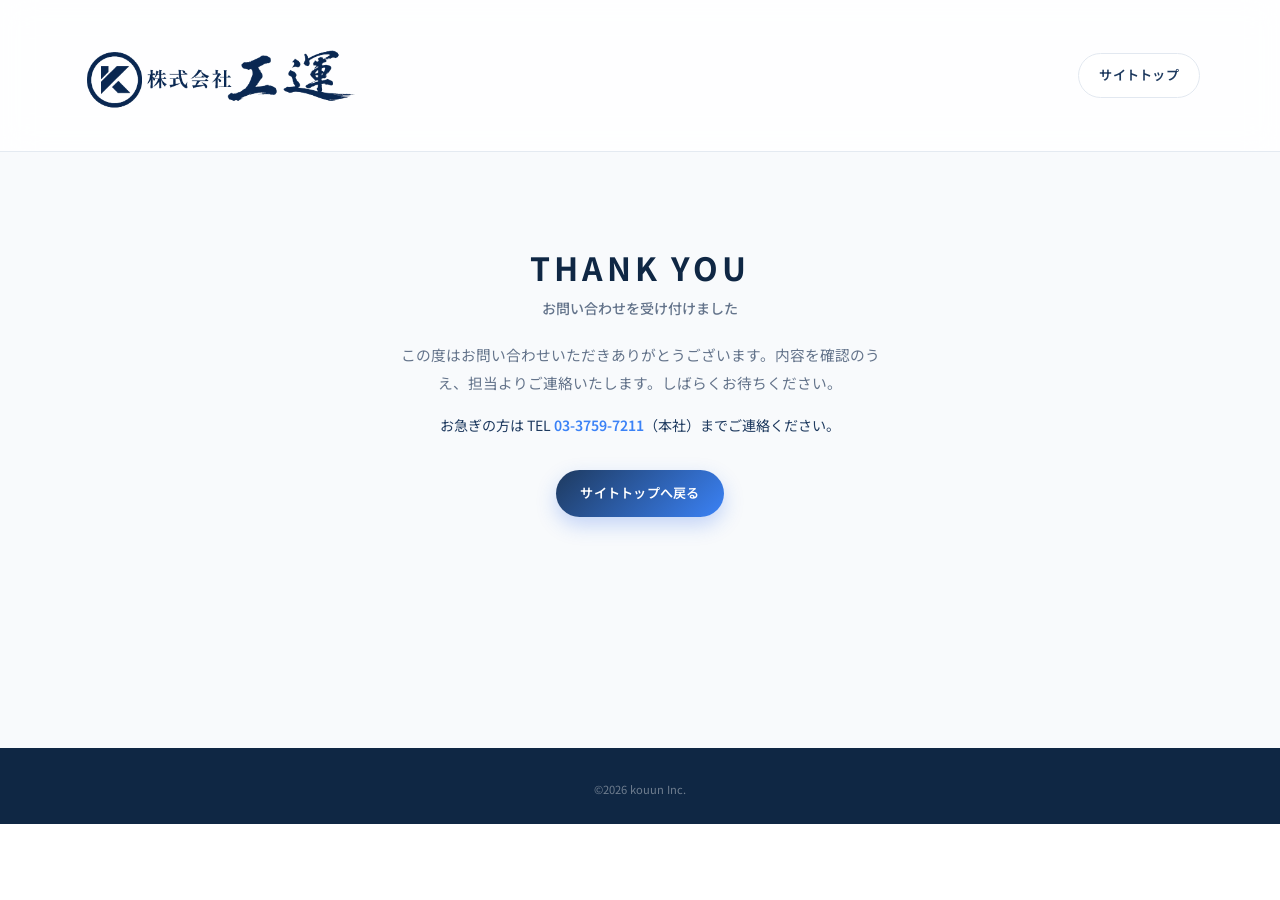
<file: contact-thanks.html>
<!DOCTYPE html>
<html lang="ja">
  <head>
    <meta charset="UTF-8" />
    <meta name="viewport" content="width=device-width, initial-scale=1.0" />
    <meta name="robots" content="noindex" />
    <title>送信完了 | 株式会社 工運</title>
    <link rel="preconnect" href="https://fonts.googleapis.com" />
    <link rel="preconnect" href="https://fonts.gstatic.com" crossorigin />
    <link
      href="https://fonts.googleapis.com/css2?family=Noto+Sans+JP:wght@400;500;600;700&display=swap"
      rel="stylesheet"
    />
    <link rel="stylesheet" href="css/style.css" />
  </head>
  <body>
    <header class="header">
      <div class="header-inner">
        <a href="index.html" class="logo">
          <img src="images/logo6.png" alt="株式会社 工運" class="logo-img" />
        </a>
        <div class="header-actions">
          <a href="index.html" class="btn btn-outline btn-sm">サイトトップ</a>
        </div>
      </div>
    </header>

    <main class="contact-page">
      <div class="container contact-page-inner contact-thanks">
        <h1 class="section-title-en">THANK YOU</h1>
        <p class="section-title-ja">お問い合わせを受け付けました</p>
        <p class="contact-page-lead">
          この度はお問い合わせいただきありがとうございます。内容を確認のうえ、担当よりご連絡いたします。しばらくお待ちください。
        </p>
        <p class="contact-page-tel">
          お急ぎの方は TEL <a href="tel:0337597211">03-3759-7211</a>（本社）までご連絡ください。
        </p>
        <a href="index.html" class="btn btn-primary">サイトトップへ戻る</a>
      </div>
    </main>

    <footer class="footer footer-compact">
      <p class="footer-copy">&copy;2026 kouun Inc.</p>
    </footer>
  </body>
</html>
</file>
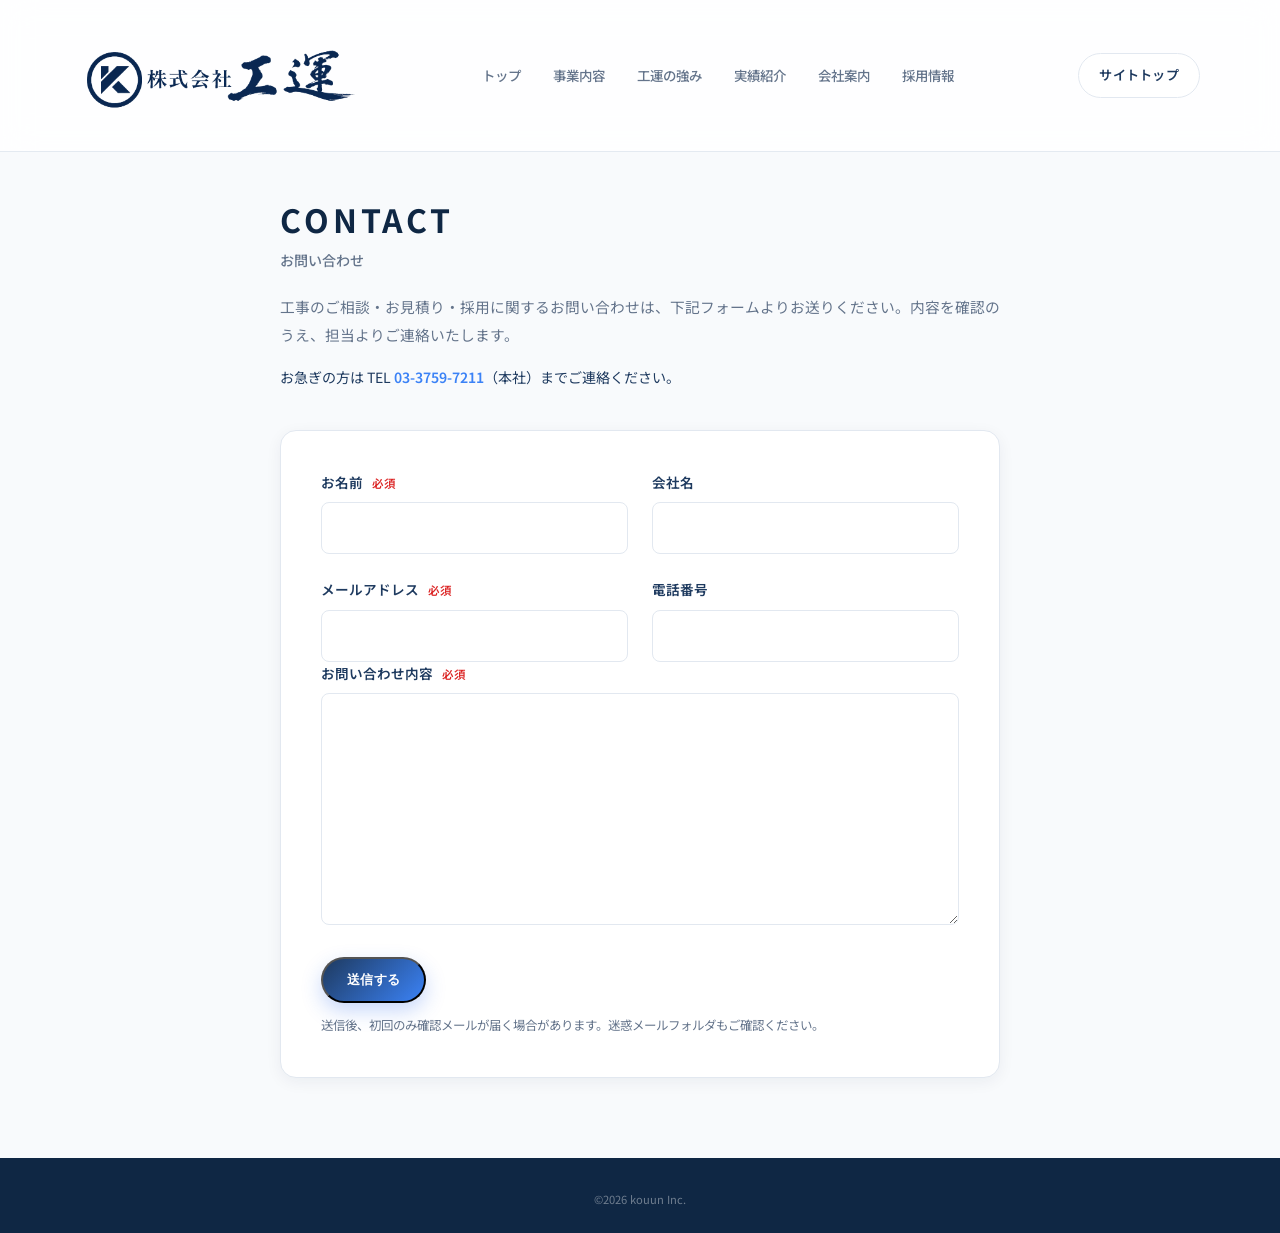
<file: contact.html>
<!DOCTYPE html>
<html lang="ja">
  <head>
    <meta charset="UTF-8" />
    <meta name="viewport" content="width=device-width, initial-scale=1.0" />
    <meta
      name="description"
      content="株式会社 工運へのお問い合わせフォーム。工事のご相談・お見積り・採用に関するお問い合わせはこちらから。"
    />
    <title>お問い合わせ | 株式会社 工運</title>
    <link rel="preconnect" href="https://fonts.googleapis.com" />
    <link rel="preconnect" href="https://fonts.gstatic.com" crossorigin />
    <link
      href="https://fonts.googleapis.com/css2?family=Noto+Sans+JP:wght@400;500;600;700&display=swap"
      rel="stylesheet"
    />
    <link rel="stylesheet" href="css/style.css" />
  </head>
  <body>
    <header class="header">
      <div class="header-inner">
        <a href="index.html" class="logo">
          <img src="images/logo6.png" alt="株式会社 工運" class="logo-img" />
        </a>

        <nav class="nav" id="nav" aria-label="メインナビゲーション">
          <a href="index.html">トップ</a>
          <a href="index.html#service">事業内容</a>
          <a href="index.html#strength">工運の強み</a>
          <a href="works.html">実績紹介</a>
          <a href="index.html#about">会社案内</a>
          <a href="recruit.html">採用情報</a>
        </nav>

        <div class="header-actions">
          <a href="index.html" class="btn btn-outline btn-sm">サイトトップ</a>
          <button
            class="menu-toggle"
            type="button"
            aria-label="メニューを開く"
            aria-expanded="false"
            aria-controls="nav"
          >
            <span></span>
            <span></span>
            <span></span>
          </button>
        </div>
      </div>
    </header>

    <main class="contact-page">
      <div class="container contact-page-inner">
        <header class="contact-page-header">
          <h1 class="section-title-en">CONTACT</h1>
          <p class="section-title-ja">お問い合わせ</p>
          <p class="contact-page-lead">
            工事のご相談・お見積り・採用に関するお問い合わせは、下記フォームよりお送りください。内容を確認のうえ、担当よりご連絡いたします。
          </p>
          <p class="contact-page-tel">
            お急ぎの方は TEL <a href="tel:0337597211">03-3759-7211</a>（本社）までご連絡ください。
          </p>
        </header>

        <form
          class="contact-form"
          id="contact-form"
          action="https://formsubmit.co/j-shimazaki@kouun.co.jp"
          method="POST"
        >
          <input type="hidden" name="_subject" value="【工運サイト】お問い合わせ" />
          <input type="hidden" name="_template" value="table" />
          <input type="hidden" name="_captcha" value="false" />
          <input type="hidden" name="_next" id="contact-next" value="" />
          <input type="text" name="_honey" class="contact-honey" tabindex="-1" autocomplete="off" />

          <div class="contact-form-grid">
            <div class="contact-field">
              <label for="contact-name">お名前 <span class="contact-required">必須</span></label>
              <input type="text" id="contact-name" name="お名前" required autocomplete="name" />
            </div>

            <div class="contact-field">
              <label for="contact-company">会社名</label>
              <input type="text" id="contact-company" name="会社名" autocomplete="organization" />
            </div>

            <div class="contact-field">
              <label for="contact-email">メールアドレス <span class="contact-required">必須</span></label>
              <input type="email" id="contact-email" name="email" required autocomplete="email" />
            </div>

            <div class="contact-field">
              <label for="contact-phone">電話番号</label>
              <input type="tel" id="contact-phone" name="電話番号" autocomplete="tel" />
            </div>
          </div>

          <div class="contact-field">
            <label for="contact-message">お問い合わせ内容 <span class="contact-required">必須</span></label>
            <textarea id="contact-message" name="お問い合わせ内容" rows="8" required></textarea>
          </div>

          <div class="contact-form-actions">
            <button type="submit" class="btn btn-primary">送信する</button>
            <p class="contact-form-note">
              送信後、初回のみ確認メールが届く場合があります。迷惑メールフォルダもご確認ください。
            </p>
          </div>
        </form>
      </div>
    </main>

    <footer class="footer footer-compact">
      <p class="footer-copy">&copy;2026 kouun Inc.</p>
    </footer>

    <script src="js/main.js"></script>
    <script>
      (function () {
        var next = document.getElementById("contact-next");
        if (!next) return;
        var thanks = new URL("contact-thanks.html", window.location.href).href;
        next.value = thanks;
      })();
    </script>
  </body>
</html>
</file>
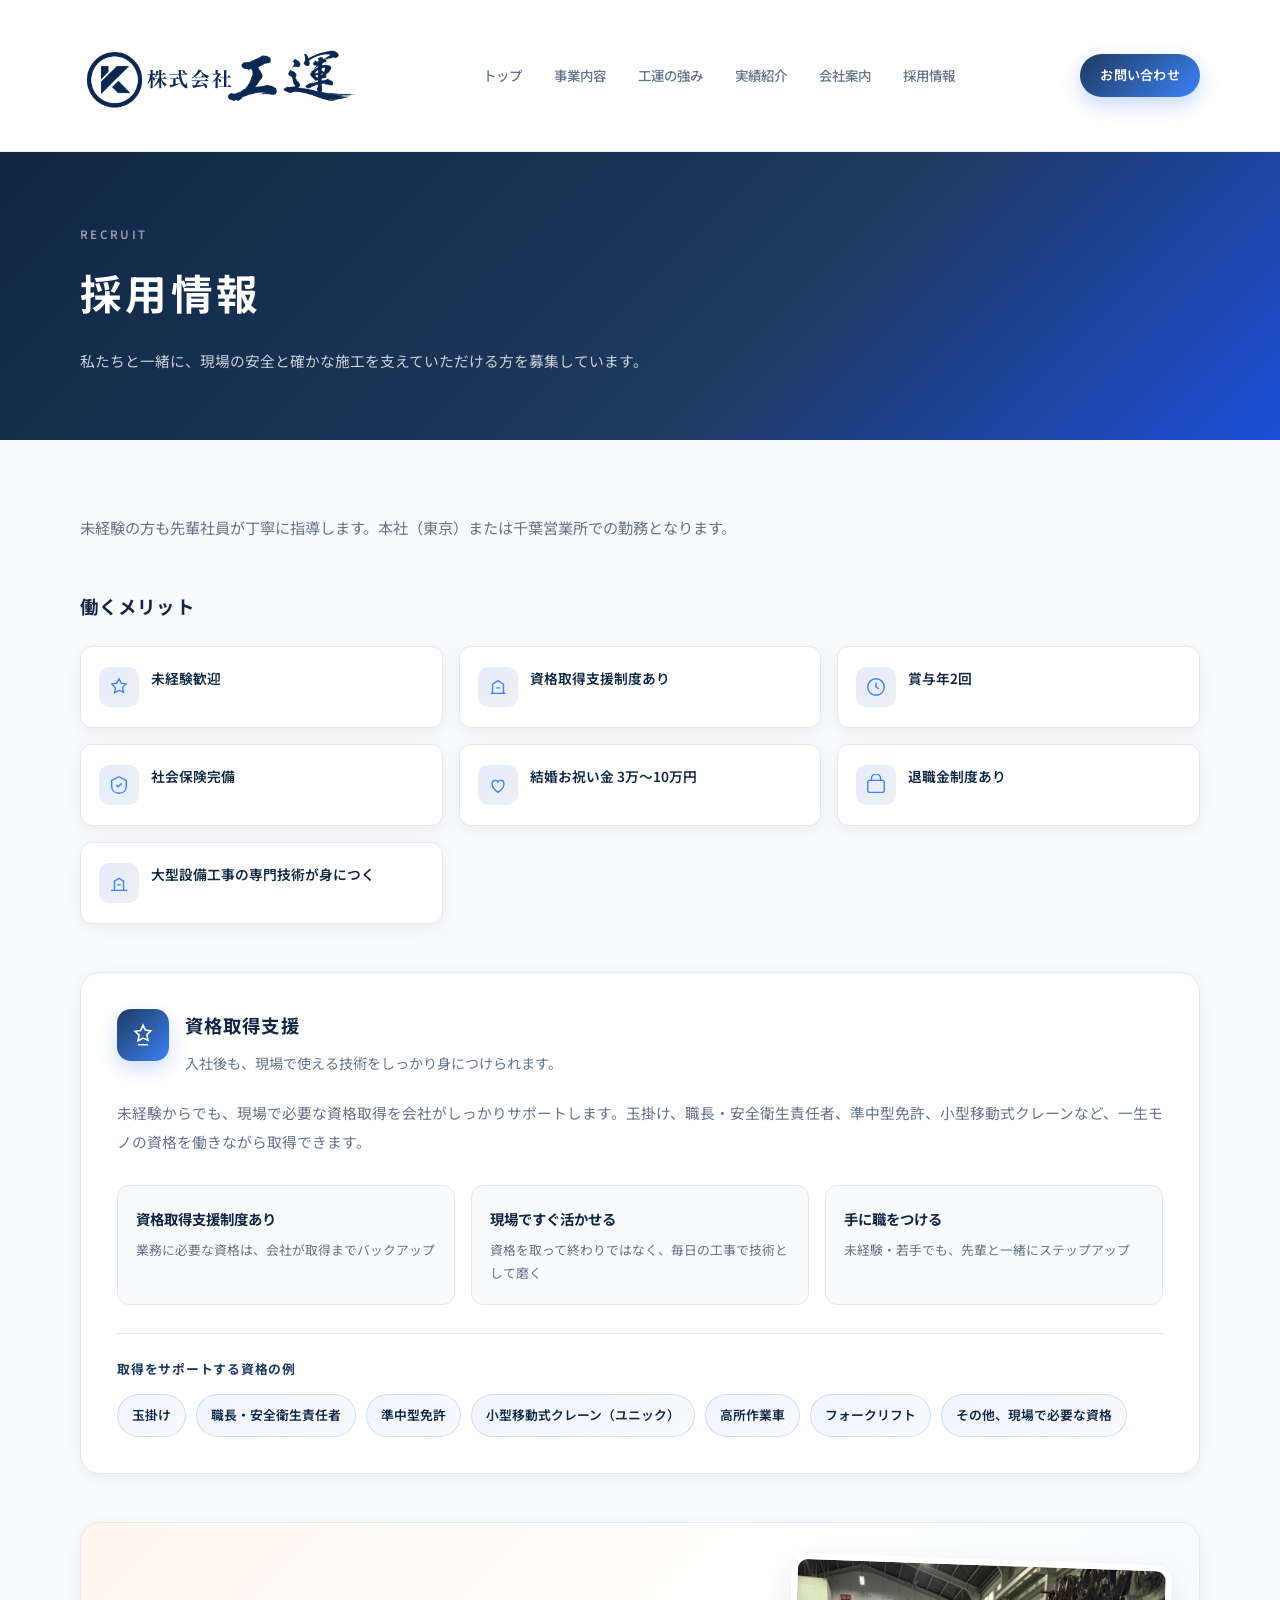
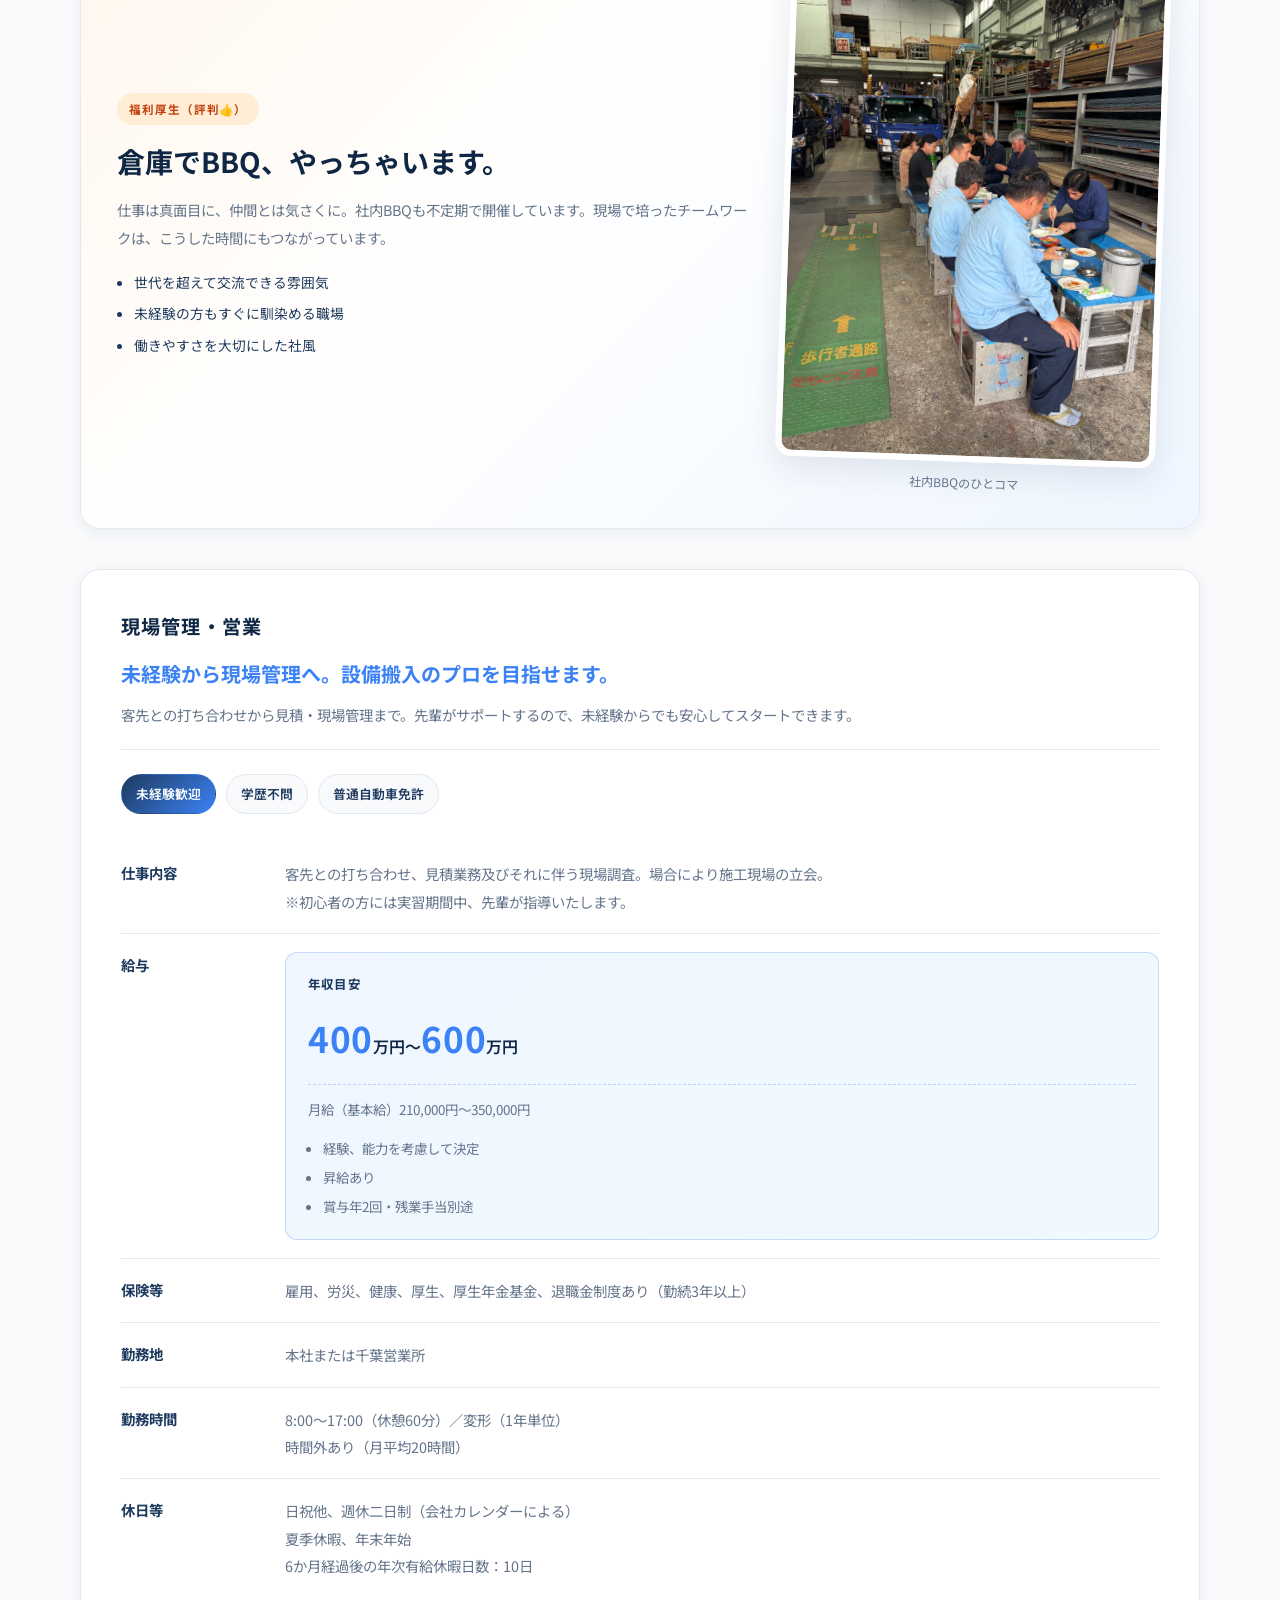
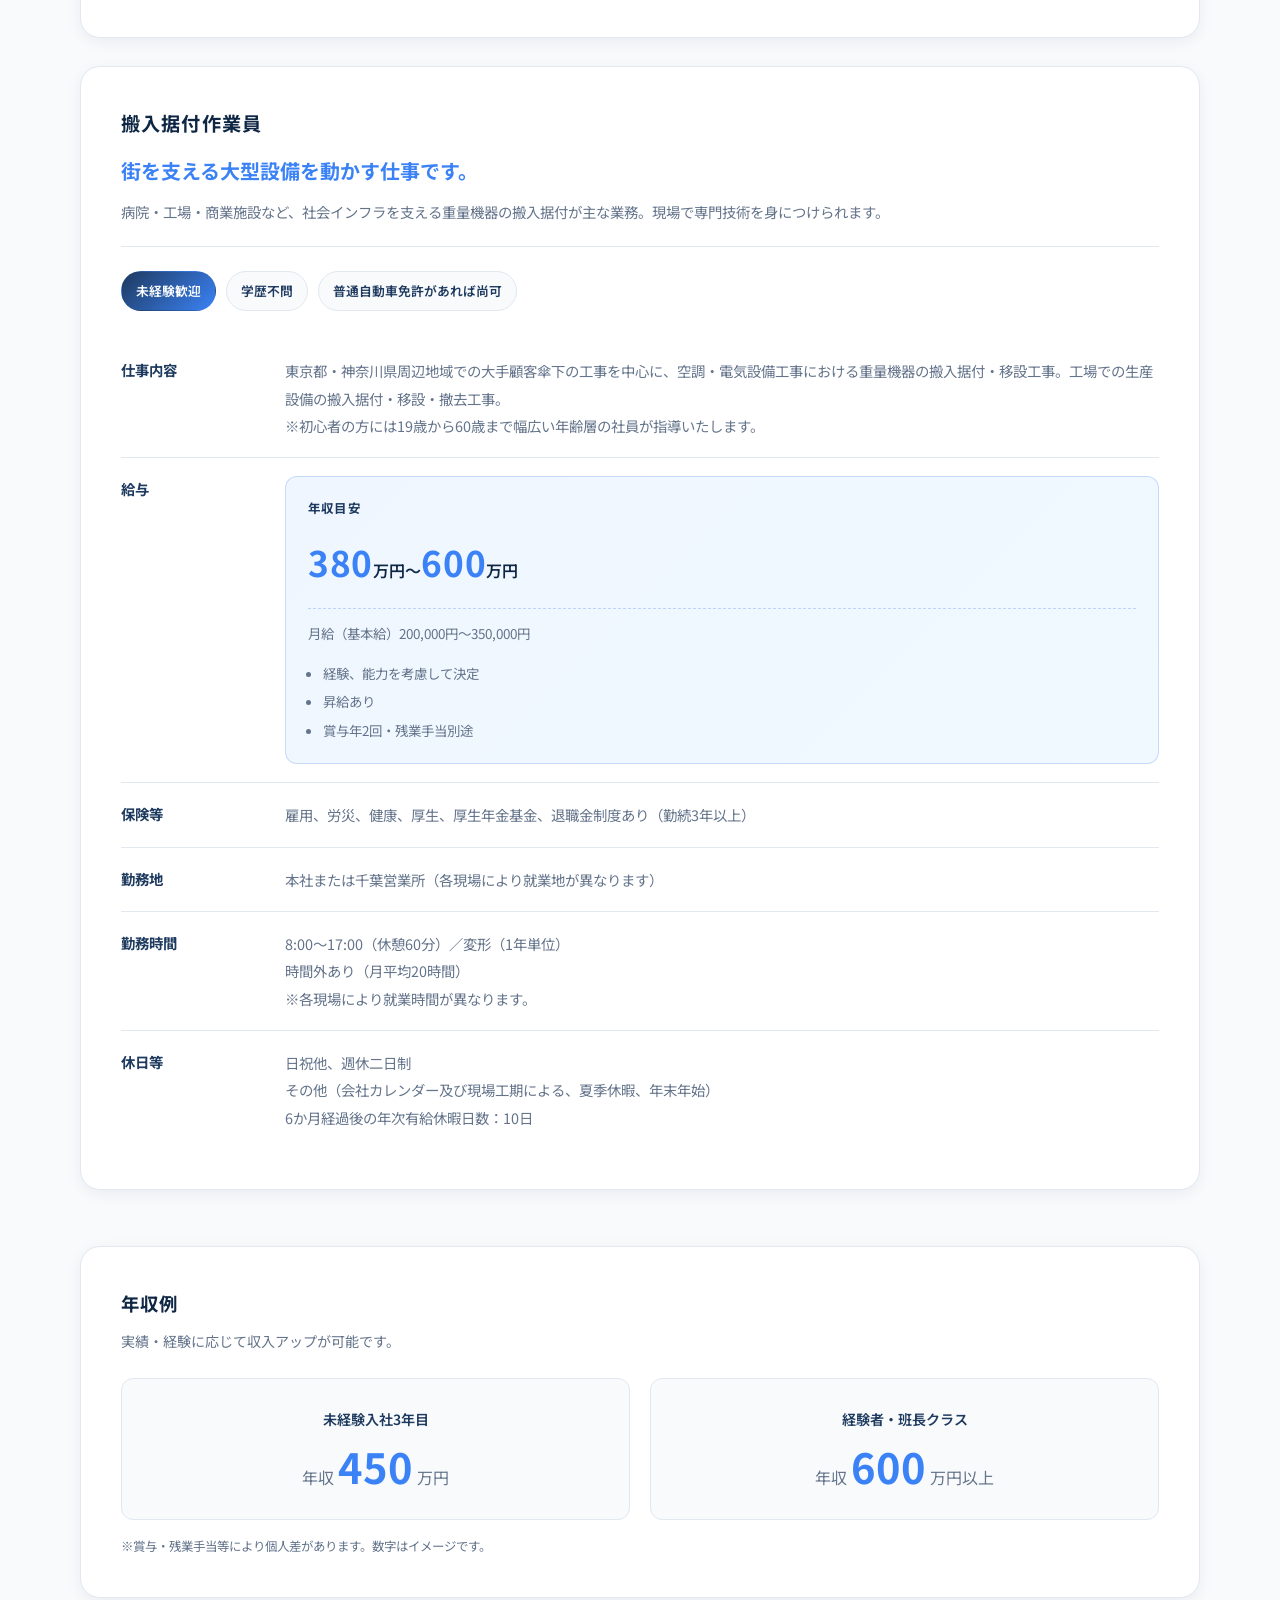
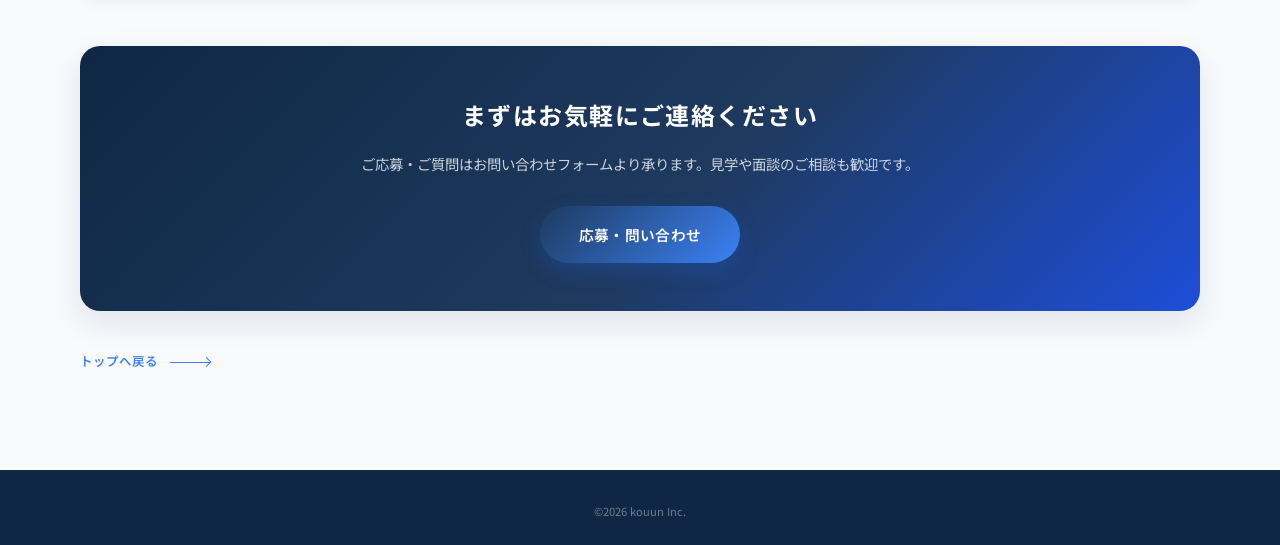
<file: recruit.html>
<!DOCTYPE html>
<html lang="ja">
  <head>
    <meta charset="UTF-8" />
    <meta name="viewport" content="width=device-width, initial-scale=1.0" />
    <meta
      name="description"
      content="株式会社 工運の採用情報。現場管理・営業、搬入据付作業員を募集しています。未経験歓迎・資格取得支援あり。"
    />
    <title>採用情報 | 株式会社 工運</title>
    <link rel="preconnect" href="https://fonts.googleapis.com" />
    <link rel="preconnect" href="https://fonts.gstatic.com" crossorigin />
    <link
      href="https://fonts.googleapis.com/css2?family=Noto+Sans+JP:wght@400;500;600;700&display=swap"
      rel="stylesheet"
    />
    <link rel="stylesheet" href="css/style.css" />
  </head>
  <body>
    <header class="header">
      <div class="header-inner">
        <a href="index.html" class="logo">
          <img src="images/logo6.png" alt="株式会社 工運" class="logo-img" />
        </a>

        <nav class="nav" id="nav" aria-label="メインナビゲーション">
          <a href="index.html">トップ</a>
          <a href="index.html#service">事業内容</a>
          <a href="index.html#strength">工運の強み</a>
          <a href="works.html">実績紹介</a>
          <a href="index.html#about">会社案内</a>
          <a href="recruit.html" aria-current="page">採用情報</a>
        </nav>

        <div class="header-actions">
          <a href="contact.html" class="btn btn-primary btn-sm">お問い合わせ</a>
          <button
            class="menu-toggle"
            type="button"
            aria-label="メニューを開く"
            aria-expanded="false"
            aria-controls="nav"
          >
            <span></span>
            <span></span>
            <span></span>
          </button>
        </div>
      </div>
    </header>

    <main class="recruit-page">
      <section class="recruit-page-hero">
        <div class="container recruit-page-hero-inner">
          <p class="recruit-page-tag">RECRUIT</p>
          <h1>採用情報</h1>
          <p class="recruit-page-hero-lead">
            私たちと一緒に、現場の安全と確かな施工を支えていただける方を募集しています。
          </p>
        </div>
      </section>

      <section class="recruit-page-content">
        <div class="container">
          <p class="recruit-page-intro">
            未経験の方も先輩社員が丁寧に指導します。本社（東京）または千葉営業所での勤務となります。
          </p>

          <section class="recruit-benefits" aria-labelledby="recruit-benefits-title">
            <h2 id="recruit-benefits-title" class="recruit-section-title">働くメリット</h2>
            <ul class="recruit-benefits-grid">
              <li class="recruit-benefit-card">
                <span class="recruit-benefit-icon" aria-hidden="true">
                  <svg viewBox="0 0 24 24" fill="none" stroke="currentColor" stroke-width="1.5">
                    <path d="M12 3l2.4 4.8 5.4.8-3.9 3.8.9 5.3L12 15.8l-4.8 2.5.9-5.3L4.2 8.6l5.4-.8L12 3z" />
                  </svg>
                </span>
                <span class="recruit-benefit-text">未経験歓迎</span>
              </li>
              <li class="recruit-benefit-card">
                <span class="recruit-benefit-icon" aria-hidden="true">
                  <svg viewBox="0 0 24 24" fill="none" stroke="currentColor" stroke-width="1.5">
                    <path d="M4 19h16M6 19V9l6-4 6 4v10M10 13h4" />
                  </svg>
                </span>
                <span class="recruit-benefit-text">資格取得支援制度あり</span>
              </li>
              <li class="recruit-benefit-card">
                <span class="recruit-benefit-icon" aria-hidden="true">
                  <svg viewBox="0 0 24 24" fill="none" stroke="currentColor" stroke-width="1.5">
                    <circle cx="12" cy="12" r="9" />
                    <path d="M12 7v5l3 2" />
                  </svg>
                </span>
                <span class="recruit-benefit-text">賞与年2回</span>
              </li>
              <li class="recruit-benefit-card">
                <span class="recruit-benefit-icon" aria-hidden="true">
                  <svg viewBox="0 0 24 24" fill="none" stroke="currentColor" stroke-width="1.5">
                    <path d="M12 3l8 4v6c0 5-3.5 8-8 8s-8-3-8-8V7l8-4z" />
                    <path d="M9 12l2 2 4-4" />
                  </svg>
                </span>
                <span class="recruit-benefit-text">社会保険完備</span>
              </li>
              <li class="recruit-benefit-card">
                <span class="recruit-benefit-icon" aria-hidden="true">
                  <svg viewBox="0 0 24 24" fill="none" stroke="currentColor" stroke-width="1.5">
                    <path d="M12 20s-6.5-4.2-6.5-9.5a3.5 3.5 0 0 1 6.5-1.8 3.5 3.5 0 0 1 6.5 1.8C18.5 15.8 12 20 12 20z" />
                  </svg>
                </span>
                <span class="recruit-benefit-text">結婚お祝い金 3万〜10万円</span>
              </li>
              <li class="recruit-benefit-card">
                <span class="recruit-benefit-icon" aria-hidden="true">
                  <svg viewBox="0 0 24 24" fill="none" stroke="currentColor" stroke-width="1.5">
                    <rect x="3" y="7" width="18" height="13" rx="2" />
                    <path d="M7 7V5a5 5 0 0 1 10 0v2" />
                  </svg>
                </span>
                <span class="recruit-benefit-text">退職金制度あり</span>
              </li>
              <li class="recruit-benefit-card">
                <span class="recruit-benefit-icon" aria-hidden="true">
                  <svg viewBox="0 0 24 24" fill="none" stroke="currentColor" stroke-width="1.5">
                    <path d="M3 20h18M7 20V10l5-3 5 3v10M10 14h4" />
                  </svg>
                </span>
                <span class="recruit-benefit-text">大型設備工事の専門技術が身につく</span>
              </li>
            </ul>
          </section>

          <section class="recruit-qualification" aria-labelledby="recruit-qualification-title">
            <div class="recruit-qualification-head">
              <span class="recruit-qualification-icon" aria-hidden="true">
                <svg viewBox="0 0 24 24" fill="none" stroke="currentColor" stroke-width="1.5">
                  <path d="M12 3l2.2 4.5 5 .7-3.6 3.5.9 5.1L12 14.8l-4.5 2.4.9-5.1-3.6-3.5 5-.7L12 3z" />
                  <path d="M8 21h8" stroke-linecap="round" />
                </svg>
              </span>
              <div>
                <h2 id="recruit-qualification-title" class="recruit-section-title">資格取得支援</h2>
                <p class="recruit-section-lead">入社後も、現場で使える技術をしっかり身につけられます。</p>
              </div>
            </div>

            <p class="recruit-qualification-lead">
              未経験からでも、現場で必要な資格取得を会社がしっかりサポートします。玉掛け、職長・安全衛生責任者、準中型免許、小型移動式クレーンなど、一生モノの資格を働きながら取得できます。
            </p>

            <ul class="recruit-qualification-highlights">
              <li class="recruit-qualification-highlight">
                <strong>資格取得支援制度あり</strong>
                <span>業務に必要な資格は、会社が取得までバックアップ</span>
              </li>
              <li class="recruit-qualification-highlight">
                <strong>現場ですぐ活かせる</strong>
                <span>資格を取って終わりではなく、毎日の工事で技術として磨く</span>
              </li>
              <li class="recruit-qualification-highlight">
                <strong>手に職をつける</strong>
                <span>未経験・若手でも、先輩と一緒にステップアップ</span>
              </li>
            </ul>

            <div class="recruit-qualification-tags-wrap">
              <p class="recruit-qualification-tags-label">取得をサポートする資格の例</p>
              <ul class="recruit-qualification-tags">
                <li class="recruit-qualification-tag">玉掛け</li>
                <li class="recruit-qualification-tag">職長・安全衛生責任者</li>
                <li class="recruit-qualification-tag">準中型免許</li>
                <li class="recruit-qualification-tag">小型移動式クレーン（ユニック）</li>
                <li class="recruit-qualification-tag">高所作業車</li>
                <li class="recruit-qualification-tag">フォークリフト</li>
                <li class="recruit-qualification-tag">その他、現場で必要な資格</li>
              </ul>
            </div>
          </section>

          <section class="recruit-culture" aria-labelledby="recruit-culture-title">
            <div class="recruit-culture-inner">
              <div class="recruit-culture-copy">
                <p class="recruit-culture-tag">福利厚生（評判👍）</p>
                <h2 id="recruit-culture-title" class="recruit-culture-title">倉庫でBBQ、やっちゃいます。</h2>
                <p class="recruit-culture-lead">
                  仕事は真面目に、仲間とは気さくに。社内BBQも不定期で開催しています。現場で培ったチームワークは、こうした時間にもつながっています。
                </p>
                <ul class="recruit-culture-points">
                  <li>世代を超えて交流できる雰囲気</li>
                  <li>未経験の方もすぐに馴染める職場</li>
                  <li>働きやすさを大切にした社風</li>
                </ul>
              </div>
              <figure class="recruit-culture-photo">
                <img src="images/recruit-bbq.png" alt="社員一同で倉庫内のBBQを楽しむ様子" />
                <figcaption class="recruit-culture-caption">社内BBQのひとコマ</figcaption>
              </figure>
            </div>
          </section>

          <article class="recruit-job-card">
            <header class="recruit-job-header">
              <h2 class="recruit-job-title">現場管理・営業</h2>
              <p class="recruit-job-catch">未経験から現場管理へ。設備搬入のプロを目指せます。</p>
              <p class="recruit-job-lead">
                客先との打ち合わせから見積・現場管理まで。先輩がサポートするので、未経験からでも安心してスタートできます。
              </p>
            </header>

            <ul class="recruit-tags" aria-label="応募条件">
              <li class="recruit-tag recruit-tag--highlight">未経験歓迎</li>
              <li class="recruit-tag">学歴不問</li>
              <li class="recruit-tag">普通自動車免許</li>
            </ul>

            <dl class="recruit-job-table">
              <div class="recruit-job-row">
                <dt>仕事内容</dt>
                <dd>
                  客先との打ち合わせ、見積業務及びそれに伴う現場調査。場合により施工現場の立会。<br />
                  ※初心者の方には実習期間中、先輩が指導いたします。
                </dd>
              </div>
              <div class="recruit-job-row recruit-job-row--salary">
                <dt>給与</dt>
                <dd>
                  <div class="recruit-salary-box">
                    <p class="recruit-salary-eyebrow">年収目安</p>
                    <p class="recruit-salary-annual">
                      <strong class="recruit-salary-amount">400</strong>万円〜<strong class="recruit-salary-amount">600</strong>万円
                    </p>
                    <p class="recruit-salary-monthly">月給（基本給）210,000円〜350,000円</p>
                    <ul class="recruit-salary-notes">
                      <li>経験、能力を考慮して決定</li>
                      <li>昇給あり</li>
                      <li>賞与年2回・残業手当別途</li>
                    </ul>
                  </div>
                </dd>
              </div>
              <div class="recruit-job-row">
                <dt>保険等</dt>
                <dd>雇用、労災、健康、厚生、厚生年金基金、退職金制度あり（勤続3年以上）</dd>
              </div>
              <div class="recruit-job-row">
                <dt>勤務地</dt>
                <dd>本社または千葉営業所</dd>
              </div>
              <div class="recruit-job-row">
                <dt>勤務時間</dt>
                <dd>
                  8:00〜17:00（休憩60分）／変形（1年単位）<br />
                  時間外あり（月平均20時間）
                </dd>
              </div>
              <div class="recruit-job-row">
                <dt>休日等</dt>
                <dd>
                  日祝他、週休二日制（会社カレンダーによる）<br />
                  夏季休暇、年末年始<br />
                  6か月経過後の年次有給休暇日数：10日
                </dd>
              </div>
            </dl>
          </article>

          <article class="recruit-job-card">
            <header class="recruit-job-header">
              <h2 class="recruit-job-title">搬入据付作業員</h2>
              <p class="recruit-job-catch">街を支える大型設備を動かす仕事です。</p>
              <p class="recruit-job-lead">
                病院・工場・商業施設など、社会インフラを支える重量機器の搬入据付が主な業務。現場で専門技術を身につけられます。
              </p>
            </header>

            <ul class="recruit-tags" aria-label="応募条件">
              <li class="recruit-tag recruit-tag--highlight">未経験歓迎</li>
              <li class="recruit-tag">学歴不問</li>
              <li class="recruit-tag">普通自動車免許があれば尚可</li>
            </ul>

            <dl class="recruit-job-table">
              <div class="recruit-job-row">
                <dt>仕事内容</dt>
                <dd>
                  東京都・神奈川県周辺地域での大手顧客傘下の工事を中心に、空調・電気設備工事における重量機器の搬入据付・移設工事。工場での生産設備の搬入据付・移設・撤去工事。<br />
                  ※初心者の方には19歳から60歳まで幅広い年齢層の社員が指導いたします。
                </dd>
              </div>
              <div class="recruit-job-row recruit-job-row--salary">
                <dt>給与</dt>
                <dd>
                  <div class="recruit-salary-box">
                    <p class="recruit-salary-eyebrow">年収目安</p>
                    <p class="recruit-salary-annual">
                      <strong class="recruit-salary-amount">380</strong>万円〜<strong class="recruit-salary-amount">600</strong>万円
                    </p>
                    <p class="recruit-salary-monthly">月給（基本給）200,000円〜350,000円</p>
                    <ul class="recruit-salary-notes">
                      <li>経験、能力を考慮して決定</li>
                      <li>昇給あり</li>
                      <li>賞与年2回・残業手当別途</li>
                    </ul>
                  </div>
                </dd>
              </div>
              <div class="recruit-job-row">
                <dt>保険等</dt>
                <dd>雇用、労災、健康、厚生、厚生年金基金、退職金制度あり（勤続3年以上）</dd>
              </div>
              <div class="recruit-job-row">
                <dt>勤務地</dt>
                <dd>本社または千葉営業所（各現場により就業地が異なります）</dd>
              </div>
              <div class="recruit-job-row">
                <dt>勤務時間</dt>
                <dd>
                  8:00〜17:00（休憩60分）／変形（1年単位）<br />
                  時間外あり（月平均20時間）<br />
                  ※各現場により就業時間が異なります。
                </dd>
              </div>
              <div class="recruit-job-row">
                <dt>休日等</dt>
                <dd>
                  日祝他、週休二日制<br />
                  その他（会社カレンダー及び現場工期による、夏季休暇、年末年始）<br />
                  6か月経過後の年次有給休暇日数：10日
                </dd>
              </div>
            </dl>
          </article>

          <section class="recruit-income" aria-labelledby="recruit-income-title">
            <h2 id="recruit-income-title" class="recruit-section-title">年収例</h2>
            <p class="recruit-section-lead">実績・経験に応じて収入アップが可能です。</p>
            <div class="recruit-income-grid">
              <article class="recruit-income-card">
                <p class="recruit-income-label">未経験入社3年目</p>
                <p class="recruit-income-amount">
                  年収<strong class="recruit-income-num">450</strong>万円
                </p>
              </article>
              <article class="recruit-income-card">
                <p class="recruit-income-label">経験者・班長クラス</p>
                <p class="recruit-income-amount">
                  年収<strong class="recruit-income-num">600</strong>万円以上
                </p>
              </article>
            </div>
            <p class="recruit-income-note">※賞与・残業手当等により個人差があります。数字はイメージです。</p>
          </section>

          <div class="recruit-page-cta">
            <h2 class="recruit-cta-title">まずはお気軽にご連絡ください</h2>
            <p class="recruit-cta-lead">
              ご応募・ご質問はお問い合わせフォームより承ります。見学や面談のご相談も歓迎です。
            </p>
            <div class="recruit-cta-actions">
              <a href="contact.html" class="btn btn-primary btn-lg">応募・問い合わせ</a>
            </div>
          </div>

          <a href="index.html" class="text-link recruit-page-back">
            トップへ戻る<span class="arrow" aria-hidden="true"></span>
          </a>
        </div>
      </section>
    </main>

    <footer class="footer footer-compact">
      <p class="footer-copy">&copy;2026 kouun Inc.</p>
    </footer>

    <script src="js/main.js"></script>
  </body>
</html>
</file>
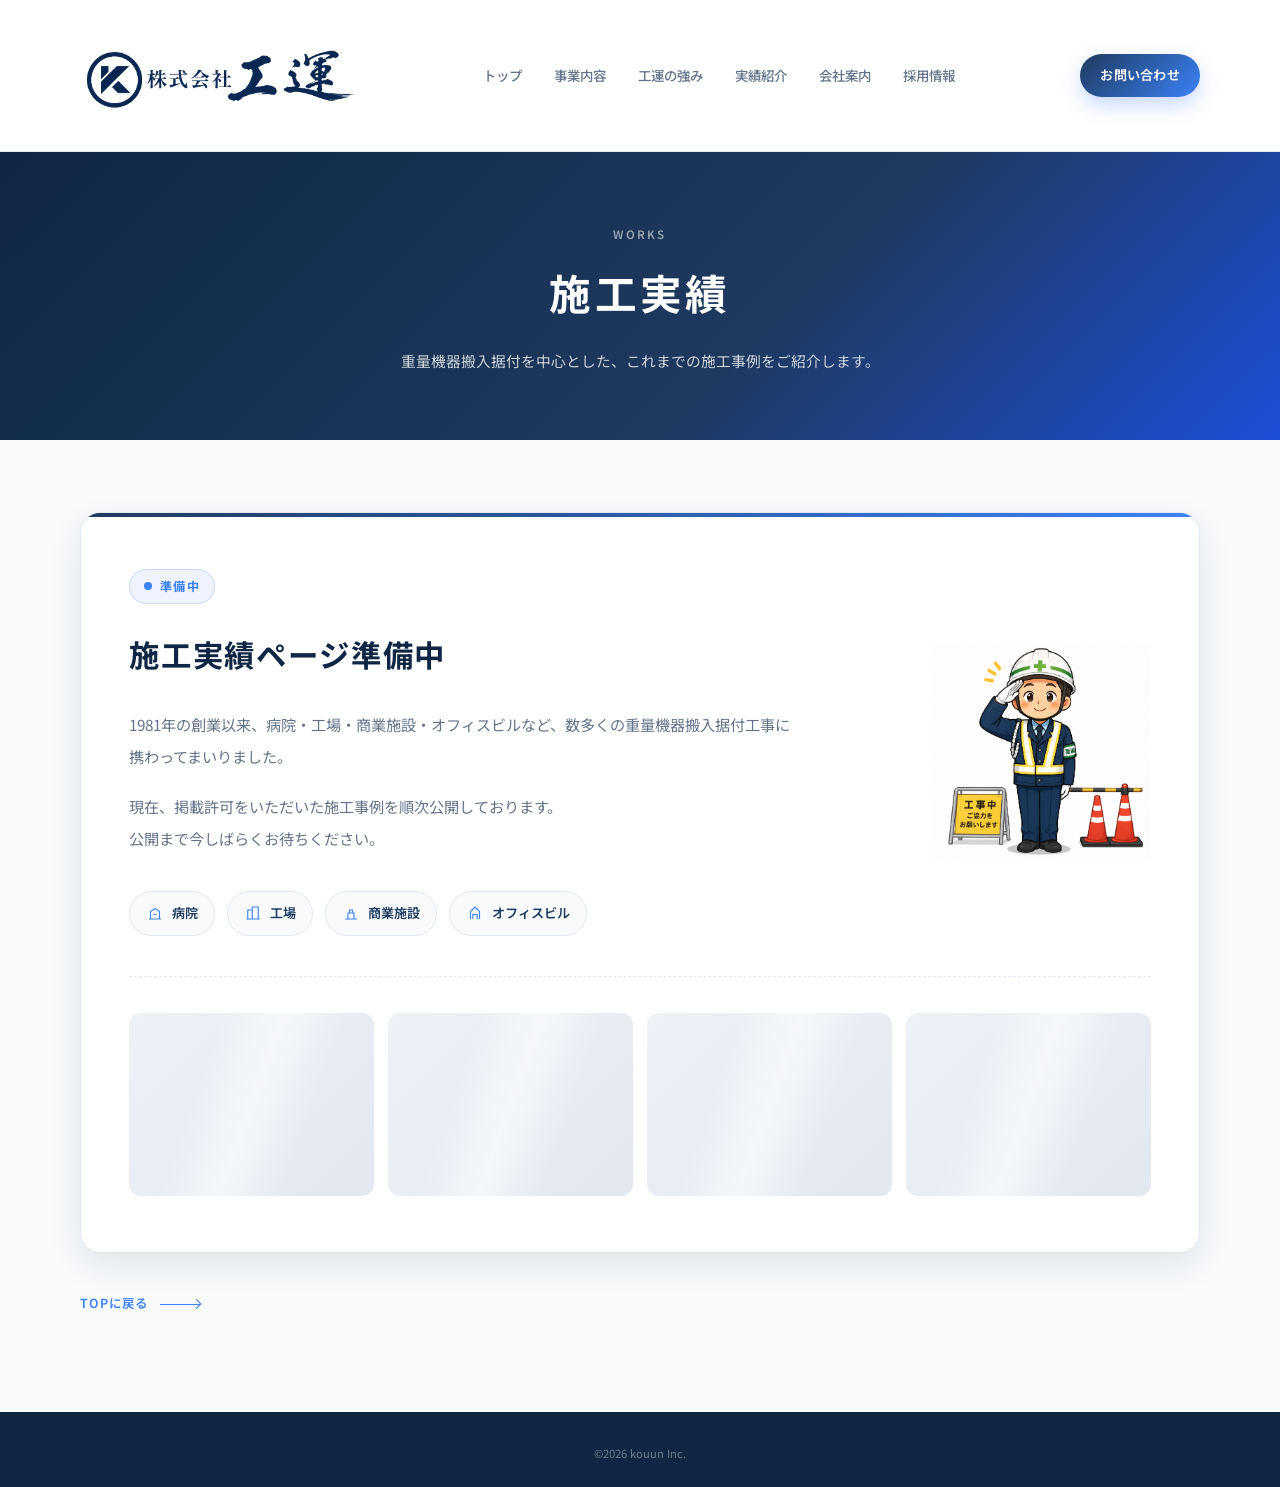
<file: works.html>
<!DOCTYPE html>
<html lang="ja">
  <head>
    <meta charset="UTF-8" />
    <meta name="viewport" content="width=device-width, initial-scale=1.0" />
    <meta
      name="description"
      content="株式会社 工運の施工実績。病院・工場・商業施設・オフィスビルなど、重量機器搬入据付工事の事例を順次公開予定です。"
    />
    <title>施工実績 | 株式会社 工運</title>
    <link rel="preconnect" href="https://fonts.googleapis.com" />
    <link rel="preconnect" href="https://fonts.gstatic.com" crossorigin />
    <link
      href="https://fonts.googleapis.com/css2?family=Noto+Sans+JP:wght@400;500;600;700&display=swap"
      rel="stylesheet"
    />
    <link rel="stylesheet" href="css/style.css" />
  </head>
  <body>
    <header class="header">
      <div class="header-inner">
        <a href="index.html" class="logo">
          <img src="images/logo6.png" alt="株式会社 工運" class="logo-img" />
        </a>

        <nav class="nav" id="nav" aria-label="メインナビゲーション">
          <a href="index.html">トップ</a>
          <a href="index.html#service">事業内容</a>
          <a href="index.html#strength">工運の強み</a>
          <a href="works.html" aria-current="page">実績紹介</a>
          <a href="index.html#about">会社案内</a>
          <a href="recruit.html">採用情報</a>
        </nav>

        <div class="header-actions">
          <a href="contact.html" class="btn btn-primary btn-sm">お問い合わせ</a>
          <button
            class="menu-toggle"
            type="button"
            aria-label="メニューを開く"
            aria-expanded="false"
            aria-controls="nav"
          >
            <span></span>
            <span></span>
            <span></span>
          </button>
        </div>
      </div>
    </header>

    <main class="works-page">
      <section class="works-page-hero">
        <div class="container works-page-hero-inner">
          <p class="works-page-tag">WORKS</p>
          <h1>施工実績</h1>
          <p class="works-page-hero-lead">重量機器搬入据付を中心とした、これまでの施工事例をご紹介します。</p>
        </div>
      </section>

      <section class="works-page-content">
        <div class="container">
          <div class="works-coming-card">
            <div class="works-coming-layout">
              <div class="works-coming-main">
                <div class="works-coming-badge" aria-hidden="true">
                  <span class="works-coming-badge-dot"></span>
                  準備中
                </div>

                <h2 class="works-coming-title">施工実績ページ準備中</h2>

                <div class="works-coming-body">
                  <p>
                    1981年の創業以来、病院・工場・商業施設・オフィスビルなど、数多くの重量機器搬入据付工事に携わってまいりました。
                  </p>
                  <p>
                    現在、掲載許可をいただいた施工事例を順次公開しております。<br />
                    公開まで今しばらくお待ちください。
                  </p>
                </div>

                <ul class="works-category-list" aria-label="主な施工分野">
              <li>
                <span class="works-category-icon" aria-hidden="true">
                  <svg viewBox="0 0 24 24" fill="none" stroke="currentColor" stroke-width="1.5">
                    <path d="M4 20h16M6 20V10l6-4 6 4v10M10 14h4" />
                  </svg>
                </span>
                病院
              </li>
              <li>
                <span class="works-category-icon" aria-hidden="true">
                  <svg viewBox="0 0 24 24" fill="none" stroke="currentColor" stroke-width="1.5">
                    <path d="M3 20h18M5 20V8h6v12M11 20V4h8v16" />
                  </svg>
                </span>
                工場
              </li>
              <li>
                <span class="works-category-icon" aria-hidden="true">
                  <svg viewBox="0 0 24 24" fill="none" stroke="currentColor" stroke-width="1.5">
                    <path d="M4 20h16M8 20V12h8v8M10 12V8h4v4" />
                  </svg>
                </span>
                商業施設
              </li>
              <li>
                <span class="works-category-icon" aria-hidden="true">
                  <svg viewBox="0 0 24 24" fill="none" stroke="currentColor" stroke-width="1.5">
                    <path d="M6 20V10l6-6 6 6v10M9 20v-6h6v6" />
                  </svg>
                </span>
                オフィスビル
              </li>
                </ul>
              </div>

              <div class="works-coming-illust" aria-hidden="true">
                <img src="images/gardman.png" alt="" class="works-salute-img" />
              </div>
            </div>

            <div class="works-coming-placeholder" aria-hidden="true">
              <div class="works-placeholder-item"></div>
              <div class="works-placeholder-item"></div>
              <div class="works-placeholder-item"></div>
              <div class="works-placeholder-item"></div>
            </div>
          </div>

          <a href="index.html" class="text-link works-page-back">
            TOPに戻る<span class="arrow" aria-hidden="true"></span>
          </a>
        </div>
      </section>
    </main>

    <footer class="footer footer-compact">
      <p class="footer-copy">&copy;2026 kouun Inc.</p>
    </footer>

    <script src="js/main.js"></script>
  </body>
</html>
</file>
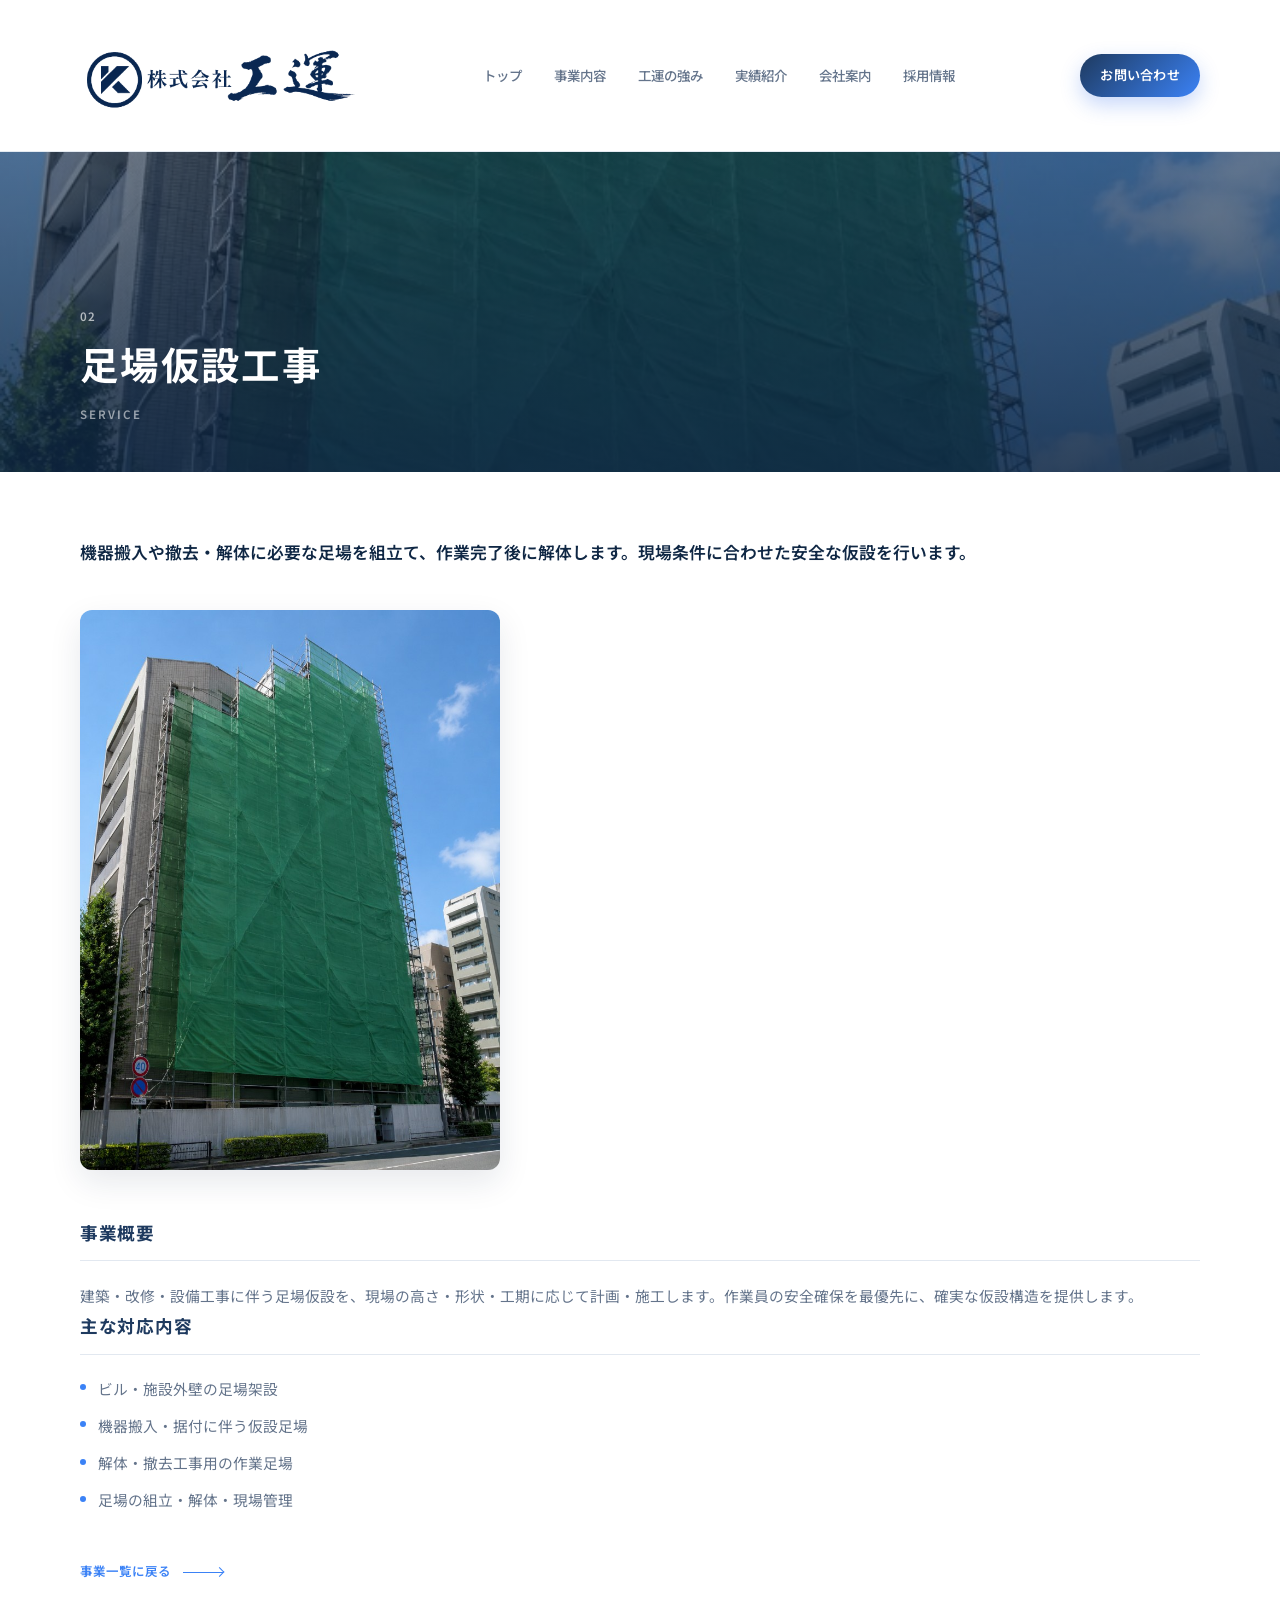
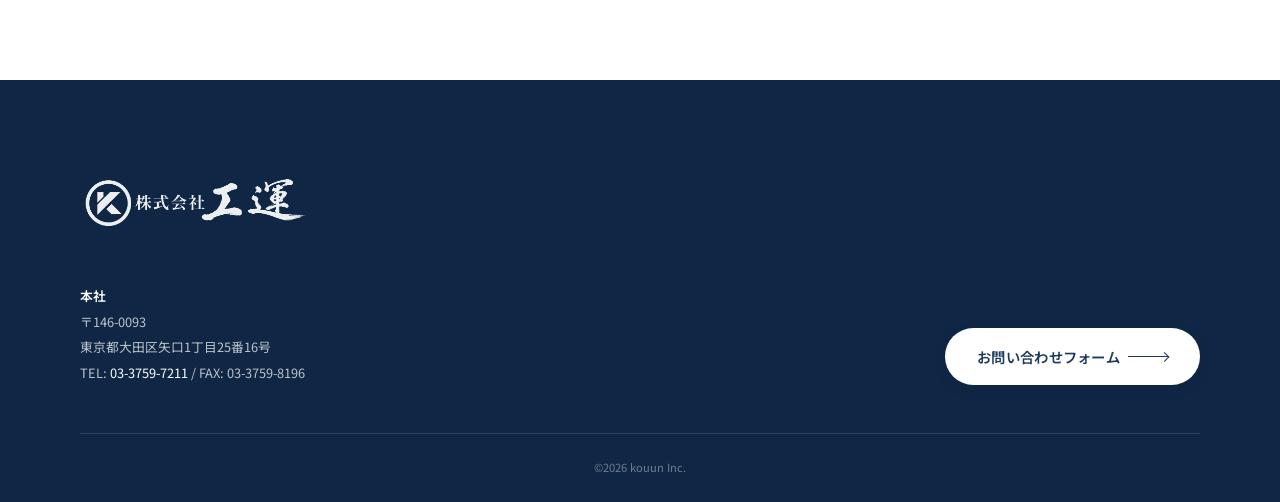
<file: service/ashiba.html>
<!DOCTYPE html>
<html lang="ja">
  <head>
    <meta charset="UTF-8" />
    <meta name="viewport" content="width=device-width, initial-scale=1.0" />
    <meta name="description" content="株式会社工運の足場仮設工事。機器搬入・撤去・解体に必要な足場の組立・解体を安全に施工。" />
    <title>足場仮設工事 | 株式会社 工運</title>
    <link rel="preconnect" href="https://fonts.googleapis.com" />
    <link rel="preconnect" href="https://fonts.gstatic.com" crossorigin />
    <link href="https://fonts.googleapis.com/css2?family=Noto+Sans+JP:wght@400;500;600;700&display=swap" rel="stylesheet" />
    <link rel="stylesheet" href="../css/style.css" />
  </head>
  <body>
    <header class="header">
      <div class="header-inner">
        <a href="../index.html" class="logo">
          <img src="../images/logo6.png" alt="株式会社 工運" class="logo-img" />
        </a>
        <nav class="nav" id="nav" aria-label="メインナビゲーション">
          <a href="../index.html">トップ</a>
          <a href="../index.html#service">事業内容</a>
          <a href="../index.html#strength">工運の強み</a>
          <a href="../works.html">実績紹介</a>
          <a href="../index.html#about">会社案内</a>
          <a href="../recruit.html">採用情報</a>
        </nav>
        <div class="header-actions">
          <a href="../contact.html" class="btn btn-primary btn-sm">お問い合わせ</a>
          <button class="menu-toggle" type="button" aria-label="メニューを開く" aria-expanded="false" aria-controls="nav">
            <span></span><span></span><span></span>
          </button>
        </div>
      </div>
    </header>

    <main class="service-page service-page--photo-left">
      <section class="service-page-hero">
        <img class="service-page-hero-img" src="../images/ashiba.png" alt="足場仮設工事の現場" />
        <div class="container service-page-hero-inner">
          <p class="service-num">02</p>
          <h1>足場仮設工事</h1>
          <p class="service-page-tag">SERVICE</p>
        </div>
      </section>
      <section class="container service-page-content">
        <p class="service-page-lead">
          機器搬入や撤去・解体に必要な足場を組立て、作業完了後に解体します。現場条件に合わせた安全な仮設を行います。
        </p>
        <figure class="service-page-photo">
          <img src="../images/ashiba.png" alt="足場仮設工事の現場" />
        </figure>
        <div class="service-page-body">
          <h2>事業概要</h2>
          <p>
            建築・改修・設備工事に伴う足場仮設を、現場の高さ・形状・工期に応じて計画・施工します。作業員の安全確保を最優先に、確実な仮設構造を提供します。
          </p>
          <h2>主な対応内容</h2>
          <ul>
            <li>ビル・施設外壁の足場架設</li>
            <li>機器搬入・据付に伴う仮設足場</li>
            <li>解体・撤去工事用の作業足場</li>
            <li>足場の組立・解体・現場管理</li>
          </ul>
        </div>
        <a href="../index.html#service" class="text-link service-page-back">事業一覧に戻る<span class="arrow" aria-hidden="true"></span></a>
      </section>
    </main>

    <footer id="contact" class="footer">
      <div class="footer-inner">
        <div class="footer-brand">
          <a href="../index.html" class="footer-logo">
            <img src="../images/logo6.png" alt="株式会社 工運" class="logo-img-footer" />
          </a>
          <div class="footer-offices">
            <address class="footer-office">
              <strong>本社</strong><br />〒146-0093<br />東京都大田区矢口1丁目25番16号<br />
              TEL: <a href="tel:0337597211">03-3759-7211</a> / FAX: 03-3759-8196
            </address>
          </div>
        </div>
        <div class="footer-cta">
          <a href="../contact.html" class="btn btn-light">お問い合わせフォーム<span class="arrow" aria-hidden="true"></span></a>
        </div>
      </div>
      <p class="footer-copy">&copy;2026 kouun Inc.</p>
    </footer>
    <script src="../js/main.js"></script>
  </body>
</html>
</file>
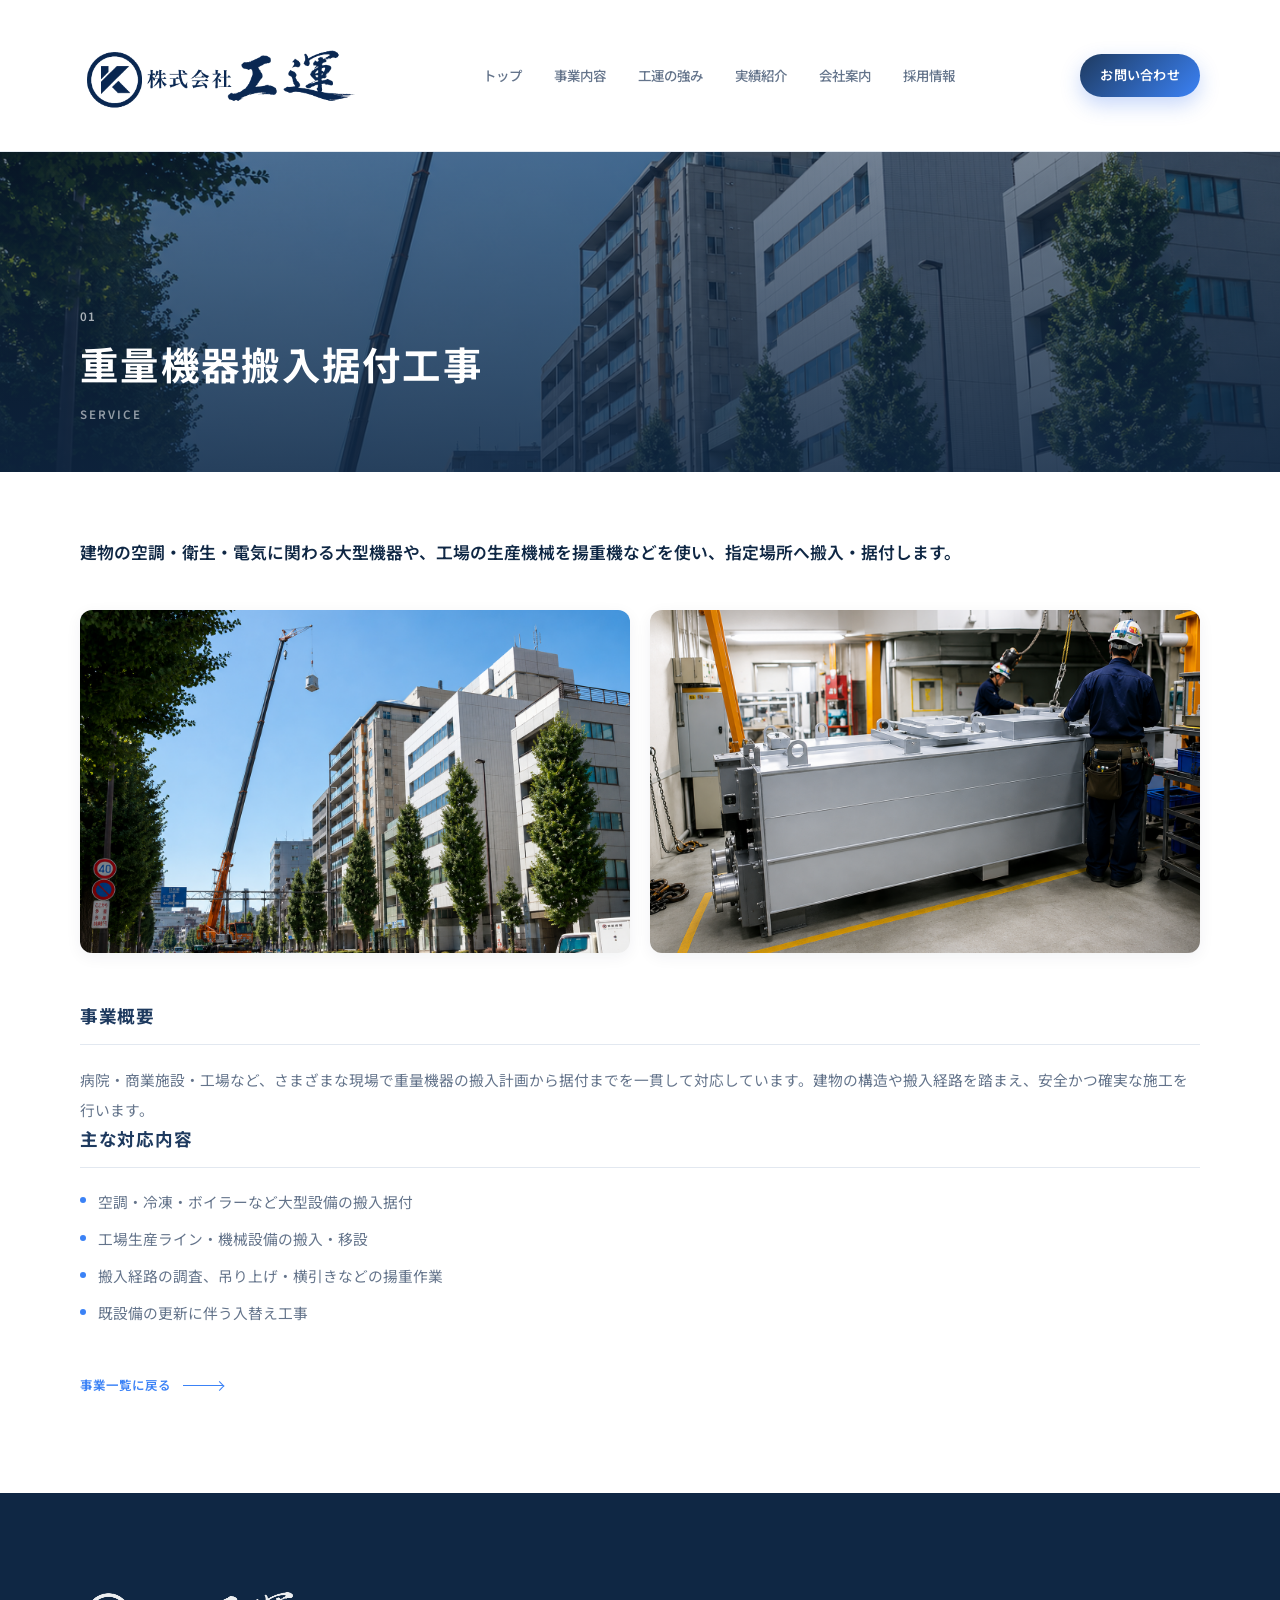
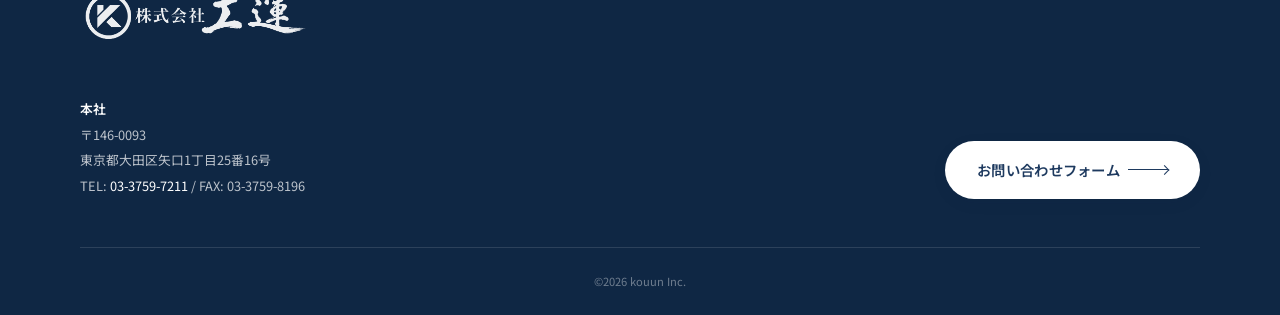
<file: service/hannyu.html>
<!DOCTYPE html>
<html lang="ja">
  <head>
    <meta charset="UTF-8" />
    <meta name="viewport" content="width=device-width, initial-scale=1.0" />
    <meta name="description" content="株式会社工運の重量機器搬入据付工事。空調・衛生・電気設備や工場生産機械の搬入・据付を一貫対応。" />
    <title>重量機器搬入据付工事 | 株式会社 工運</title>
    <link rel="preconnect" href="https://fonts.googleapis.com" />
    <link rel="preconnect" href="https://fonts.gstatic.com" crossorigin />
    <link href="https://fonts.googleapis.com/css2?family=Noto+Sans+JP:wght@400;500;600;700&display=swap" rel="stylesheet" />
    <link rel="stylesheet" href="../css/style.css" />
  </head>
  <body>
    <header class="header">
      <div class="header-inner">
        <a href="../index.html" class="logo">
          <img src="../images/logo6.png" alt="株式会社 工運" class="logo-img" />
        </a>
        <nav class="nav" id="nav" aria-label="メインナビゲーション">
          <a href="../index.html">トップ</a>
          <a href="../index.html#service">事業内容</a>
          <a href="../index.html#strength">工運の強み</a>
          <a href="../works.html">実績紹介</a>
          <a href="../index.html#about">会社案内</a>
          <a href="../recruit.html">採用情報</a>
        </nav>
        <div class="header-actions">
          <a href="../contact.html" class="btn btn-primary btn-sm">お問い合わせ</a>
          <button class="menu-toggle" type="button" aria-label="メニューを開く" aria-expanded="false" aria-controls="nav">
            <span></span><span></span><span></span>
          </button>
        </div>
      </div>
    </header>

    <main class="service-page">
      <section class="service-page-hero">
        <img class="service-page-hero-img" src="../images/hannyuu.png" alt="街路でのクレーンによる重量機器吊り上げ工事" />
        <div class="container service-page-hero-inner">
          <p class="service-num">01</p>
          <h1>重量機器搬入据付工事</h1>
          <p class="service-page-tag">SERVICE</p>
        </div>
      </section>
      <section class="container service-page-content">
        <p class="service-page-lead">
          建物の空調・衛生・電気に関わる大型機器や、工場の生産機械を揚重機などを使い、指定場所へ搬入・据付します。
        </p>
        <div class="service-page-gallery">
          <img src="../images/hannyuu.png" alt="街路でのクレーンによる重量機器吊り上げ工事" />
          <img src="../images/suetuke.png" alt="工場内での重量機器搬入据付作業" />
        </div>
        <div class="service-page-body">
          <h2>事業概要</h2>
          <p>
            病院・商業施設・工場など、さまざまな現場で重量機器の搬入計画から据付までを一貫して対応しています。建物の構造や搬入経路を踏まえ、安全かつ確実な施工を行います。
          </p>
          <h2>主な対応内容</h2>
          <ul>
            <li>空調・冷凍・ボイラーなど大型設備の搬入据付</li>
            <li>工場生産ライン・機械設備の搬入・移設</li>
            <li>搬入経路の調査、吊り上げ・横引きなどの揚重作業</li>
            <li>既設備の更新に伴う入替え工事</li>
          </ul>
        </div>
        <a href="../index.html#service" class="text-link service-page-back">事業一覧に戻る<span class="arrow" aria-hidden="true"></span></a>
      </section>
    </main>

    <footer id="contact" class="footer">
      <div class="footer-inner">
        <div class="footer-brand">
          <a href="../index.html" class="footer-logo">
            <img src="../images/logo6.png" alt="株式会社 工運" class="logo-img-footer" />
          </a>
          <div class="footer-offices">
            <address class="footer-office">
              <strong>本社</strong><br />〒146-0093<br />東京都大田区矢口1丁目25番16号<br />
              TEL: <a href="tel:0337597211">03-3759-7211</a> / FAX: 03-3759-8196
            </address>
          </div>
        </div>
        <div class="footer-cta">
          <a href="../contact.html" class="btn btn-light">お問い合わせフォーム<span class="arrow" aria-hidden="true"></span></a>
        </div>
      </div>
      <p class="footer-copy">&copy;2026 kouun Inc.</p>
    </footer>
    <script src="../js/main.js"></script>
  </body>
</html>
</file>
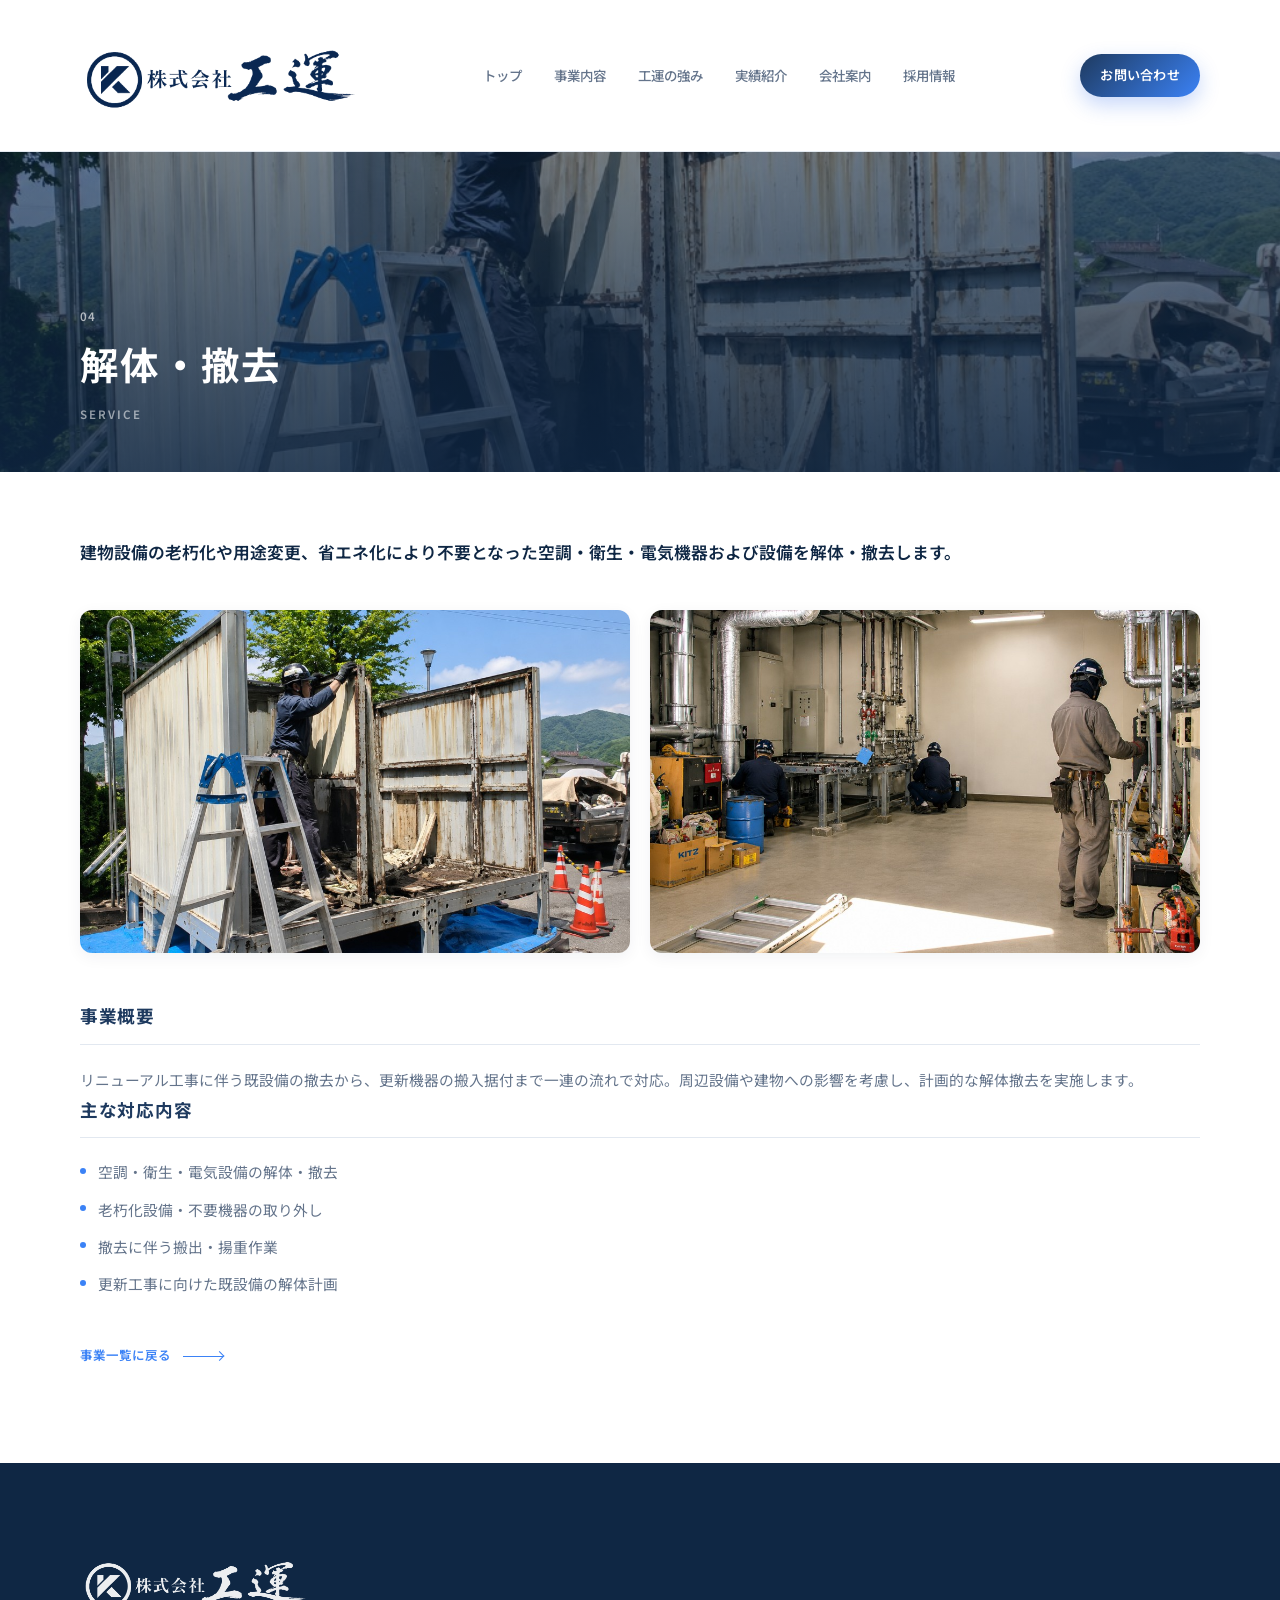
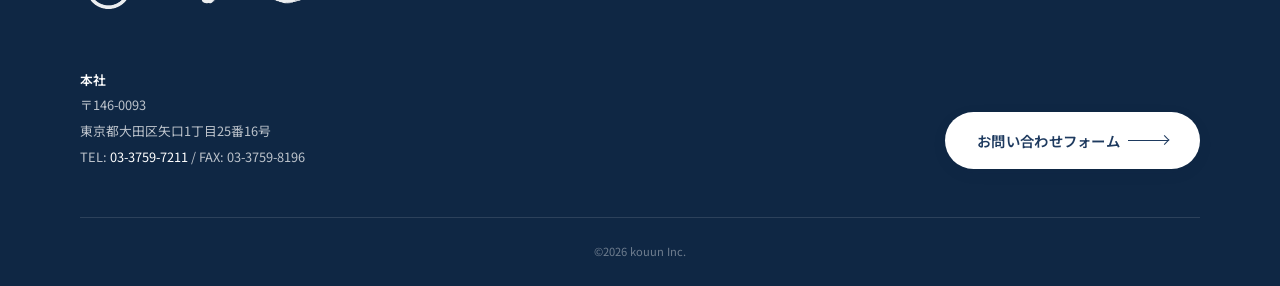
<file: service/kaitai.html>
<!DOCTYPE html>
<html lang="ja">
  <head>
    <meta charset="UTF-8" />
    <meta name="viewport" content="width=device-width, initial-scale=1.0" />
    <meta name="description" content="株式会社工運の解体・撤去工事。老朽化・用途変更に伴う設備機器の解体撤去を安全に施工。" />
    <title>解体・撤去 | 株式会社 工運</title>
    <link rel="preconnect" href="https://fonts.googleapis.com" />
    <link rel="preconnect" href="https://fonts.gstatic.com" crossorigin />
    <link href="https://fonts.googleapis.com/css2?family=Noto+Sans+JP:wght@400;500;600;700&display=swap" rel="stylesheet" />
    <link rel="stylesheet" href="../css/style.css" />
  </head>
  <body>
    <header class="header">
      <div class="header-inner">
        <a href="../index.html" class="logo">
          <img src="../images/logo6.png" alt="株式会社 工運" class="logo-img" />
        </a>
        <nav class="nav" id="nav" aria-label="メインナビゲーション">
          <a href="../index.html">トップ</a>
          <a href="../index.html#service">事業内容</a>
          <a href="../index.html#strength">工運の強み</a>
          <a href="../works.html">実績紹介</a>
          <a href="../index.html#about">会社案内</a>
          <a href="../recruit.html">採用情報</a>
        </nav>
        <div class="header-actions">
          <a href="../contact.html" class="btn btn-primary btn-sm">お問い合わせ</a>
          <button class="menu-toggle" type="button" aria-label="メニューを開く" aria-expanded="false" aria-controls="nav">
            <span></span><span></span><span></span>
          </button>
        </div>
      </div>
    </header>

    <main class="service-page">
      <section class="service-page-hero">
        <img class="service-page-hero-img" src="../images/kaitai1.jpg" alt="解体・撤去工事の現場" />
        <div class="container service-page-hero-inner">
          <p class="service-num">04</p>
          <h1>解体・撤去</h1>
          <p class="service-page-tag">SERVICE</p>
        </div>
      </section>
      <section class="container service-page-content">
        <p class="service-page-lead">
          建物設備の老朽化や用途変更、省エネ化により不要となった空調・衛生・電気機器および設備を解体・撤去します。
        </p>
        <div class="service-page-gallery">
          <img src="../images/kaitai1.jpg" alt="解体・撤去工事の現場" />
          <img src="../images/kaitai2.jpg" alt="設備機器の撤去作業" />
        </div>
        <div class="service-page-body">
          <h2>事業概要</h2>
          <p>
            リニューアル工事に伴う既設備の撤去から、更新機器の搬入据付まで一連の流れで対応。周辺設備や建物への影響を考慮し、計画的な解体撤去を実施します。
          </p>
          <h2>主な対応内容</h2>
          <ul>
            <li>空調・衛生・電気設備の解体・撤去</li>
            <li>老朽化設備・不要機器の取り外し</li>
            <li>撤去に伴う搬出・揚重作業</li>
            <li>更新工事に向けた既設備の解体計画</li>
          </ul>
        </div>
        <a href="../index.html#service" class="text-link service-page-back">事業一覧に戻る<span class="arrow" aria-hidden="true"></span></a>
      </section>
    </main>

    <footer id="contact" class="footer">
      <div class="footer-inner">
        <div class="footer-brand">
          <a href="../index.html" class="footer-logo">
            <img src="../images/logo6.png" alt="株式会社 工運" class="logo-img-footer" />
          </a>
          <div class="footer-offices">
            <address class="footer-office">
              <strong>本社</strong><br />〒146-0093<br />東京都大田区矢口1丁目25番16号<br />
              TEL: <a href="tel:0337597211">03-3759-7211</a> / FAX: 03-3759-8196
            </address>
          </div>
        </div>
        <div class="footer-cta">
          <a href="../contact.html" class="btn btn-light">お問い合わせフォーム<span class="arrow" aria-hidden="true"></span></a>
        </div>
      </div>
      <p class="footer-copy">&copy;2026 kouun Inc.</p>
    </footer>
    <script src="../js/main.js"></script>
  </body>
</html>
</file>
<file: css/style.css>
*,
*::before,
*::after {
  box-sizing: border-box;
  margin: 0;
  padding: 0;
}

:root {
  --color-bg: #ffffff;
  --color-text: #1f2937;
  --color-muted: #64748b;
  --color-border: #e2e8f0;
  --color-navy: #1e3a5f;
  --color-navy-dark: #0f2744;
  --color-navy-light: #2563eb;
  --color-accent: #3b82f6;
  --color-gray-bg: #f8fafc;
  --shadow-sm: 0 4px 16px rgba(15, 39, 68, 0.06);
  --shadow-md: 0 12px 32px rgba(15, 39, 68, 0.1);
  --radius: 12px;
  --font-sans: "Noto Sans JP", "Hiragino Sans", "Yu Gothic", Meiryo, sans-serif;
  --container: min(1120px, calc(100% - 48px));
  --header-height: 152px;
}

html {
  scroll-behavior: smooth;
  scroll-padding-top: calc(var(--header-height) - 24px);
}

body {
  font-family: var(--font-sans);
  color: var(--color-text);
  background: var(--color-bg);
  line-height: 1.75;
  font-size: 15px;
  -webkit-font-smoothing: antialiased;
}

img {
  display: block;
  max-width: 100%;
}

a {
  color: inherit;
  text-decoration: none;
}

address {
  font-style: normal;
}

.container {
  width: var(--container);
  margin-inline: auto;
}

/* Header */
.header {
  position: fixed;
  top: 0;
  left: 0;
  right: 0;
  z-index: 100;
  height: var(--header-height);
  background: rgba(255, 255, 255, 0.82);
  border-bottom: 1px solid rgba(226, 232, 240, 0.9);
  backdrop-filter: blur(16px);
}

.header-inner {
  display: flex;
  align-items: center;
  justify-content: space-between;
  gap: 32px;
  width: var(--container);
  height: 100%;
  margin-inline: auto;
}

.logo {
  display: flex;
  align-items: center;
  flex-shrink: 0;
}

.logo-img {
  height: 136px;
  width: auto;
}

.nav {
  display: flex;
  align-items: center;
  gap: 32px;
  font-size: 0.84rem;
  font-weight: 500;
  color: var(--color-muted);
}

.nav a {
  transition: color 0.2s;
}

.nav a:hover {
  color: var(--color-accent);
}

.header-actions {
  display: flex;
  align-items: center;
  gap: 12px;
  flex-shrink: 0;
}

.menu-toggle {
  display: none;
  flex-direction: column;
  justify-content: center;
  gap: 5px;
  width: 40px;
  height: 40px;
  padding: 8px;
  border: none;
  background: transparent;
  cursor: pointer;
}

.menu-toggle span {
  display: block;
  width: 100%;
  height: 2px;
  background: var(--color-navy);
  transition: transform 0.2s, opacity 0.2s;
}

.menu-toggle[aria-expanded="true"] span:nth-child(1) {
  transform: translateY(7px) rotate(45deg);
}

.menu-toggle[aria-expanded="true"] span:nth-child(2) {
  opacity: 0;
}

.menu-toggle[aria-expanded="true"] span:nth-child(3) {
  transform: translateY(-7px) rotate(-45deg);
}

/* Buttons */
.btn {
  display: inline-flex;
  align-items: center;
  justify-content: center;
  gap: 8px;
  padding: 12px 24px;
  border-radius: 999px;
  font-size: 0.82rem;
  font-weight: 600;
  letter-spacing: 0.02em;
  white-space: nowrap;
  transition: background 0.2s, color 0.2s, border-color 0.2s, transform 0.2s, box-shadow 0.2s;
}

.btn-sm {
  padding: 10px 20px;
}

.btn-lg {
  padding: 16px 36px;
  font-size: 0.92rem;
}

.btn-primary {
  background: linear-gradient(135deg, var(--color-navy) 0%, var(--color-accent) 100%);
  color: #fff;
  box-shadow: 0 8px 20px rgba(37, 99, 235, 0.25);
}

.btn-primary:hover {
  transform: translateY(-1px);
  box-shadow: 0 12px 24px rgba(37, 99, 235, 0.32);
}

.btn-outline {
  border: 1px solid var(--color-border);
  color: var(--color-navy);
  background: #fff;
}

.btn-outline:hover {
  border-color: var(--color-accent);
  color: var(--color-accent);
}

.btn-light {
  background: #fff;
  color: var(--color-navy);
  padding: 16px 32px;
  font-size: 0.9rem;
  border-radius: 999px;
  box-shadow: var(--shadow-sm);
}

.btn-light:hover {
  transform: translateY(-1px);
  box-shadow: var(--shadow-md);
}

/* Text link with arrow */
.text-link {
  display: inline-flex;
  align-items: center;
  gap: 12px;
  font-size: 0.78rem;
  font-weight: 600;
  letter-spacing: 0.08em;
  color: var(--color-accent);
  transition: color 0.2s;
}

.text-link:hover {
  color: var(--color-navy);
}

.text-link .arrow,
.btn-light .arrow,
.hero-link .arrow {
  position: relative;
  display: inline-block;
  width: 40px;
  height: 1px;
  background: currentColor;
  transition: width 0.2s;
}

.text-link:hover .arrow,
.hero-link:hover .arrow {
  width: 56px;
}

.text-link .arrow::after,
.btn-light .arrow::after,
.hero-link .arrow::after {
  content: "";
  position: absolute;
  right: 0;
  top: 50%;
  width: 7px;
  height: 7px;
  border-top: 1px solid currentColor;
  border-right: 1px solid currentColor;
  transform: translateY(-50%) rotate(45deg);
}

.section,
.footer,
.about-section {
  scroll-margin-top: calc(var(--header-height) - 24px);
}

/* Hero */
.hero {
  position: relative;
  min-height: 100vh;
  display: flex;
  align-items: center;
  padding-top: var(--header-height);
  overflow: hidden;
}

.hero-bg {
  position: absolute;
  inset: 0;
  z-index: 0;
  overflow: hidden;
}

.hero-bg-media {
  position: absolute;
  inset: -8%;
  will-change: transform;
  animation: hero-slow-zoom 22s ease-in-out infinite alternate;
  background: linear-gradient(135deg, var(--color-navy-dark) 0%, var(--color-navy) 55%, #2a4a7a 100%);
}

.hero-video-stack {
  position: absolute;
  inset: 0;
}

.hero-video {
  position: absolute;
  inset: 0;
  width: 100%;
  height: 100%;
  object-fit: cover;
  opacity: 0;
  transform: scale(1.06);
  filter: blur(10px) saturate(1.15) contrast(1.12) brightness(0.82) hue-rotate(-12deg);
  transition:
    opacity 1.8s ease,
    filter 1.8s ease,
    transform 12s ease;
  pointer-events: none;
}

.hero-video.is-active {
  opacity: 1;
  transform: scale(1.02);
  filter: blur(0) saturate(1.35) contrast(1.2) brightness(0.76) hue-rotate(-18deg);
}

.hero-video.is-entering {
  opacity: 1;
  transform: scale(1.02);
  filter: blur(0) saturate(1.35) contrast(1.2) brightness(0.76) hue-rotate(-18deg);
}

.hero-video.is-leaving {
  opacity: 0;
  transform: scale(1.08);
  filter: blur(12px) saturate(1.05) contrast(1.1) brightness(0.7) hue-rotate(-14deg);
}

.hero-bg-media.is-static .hero-video-stack {
  display: none;
}

.hero-cinematic-overlay {
  position: absolute;
  inset: 0;
  z-index: 1;
  pointer-events: none;
  clip-path: polygon(56% 0, 100% 0, 100% 100%, 36% 100%);
  background:
    radial-gradient(ellipse at 68% 38%, rgba(125, 211, 252, 0.28) 0%, rgba(15, 39, 68, 0.55) 68%),
    linear-gradient(
      160deg,
      rgba(56, 189, 248, 0.35) 0%,
      rgba(30, 64, 175, 0.28) 42%,
      rgba(15, 39, 68, 0.45) 100%
    );
  mix-blend-mode: overlay;
}

@keyframes hero-slow-zoom {
  from {
    transform: scale(1) translate3d(0, 0, 0);
  }
  to {
    transform: scale(1.1) translate3d(-2%, -1%, 0);
  }
}

@media (prefers-reduced-motion: reduce) {
  .hero-bg-media {
    animation: none;
  }

  .hero-video-stack {
    display: none;
  }

  .works-salute-img {
    animation: none;
  }
}

.hero-bg::before {
  content: "";
  position: absolute;
  inset: 0;
  z-index: 2;
  background: rgba(255, 255, 255, 0.78);
  backdrop-filter: blur(14px);
  -webkit-backdrop-filter: blur(14px);
  clip-path: polygon(0 0, 56% 0, 36% 100%, 0 100%);
}

.hero-bg::after {
  content: "";
  position: absolute;
  inset: 0;
  z-index: 2;
  background: rgba(255, 255, 255, 0.62);
  backdrop-filter: blur(10px);
  -webkit-backdrop-filter: blur(10px);
  clip-path: polygon(56% 0, 66% 0, 46% 100%, 36% 100%);
}

.hero-content {
  position: relative;
  z-index: 3;
  width: var(--container);
  margin-inline: auto;
  padding: 72px 0 100px;
}

.hero-title {
  font-size: clamp(2.2rem, 5vw, 3.4rem);
  font-weight: 700;
  line-height: 1.35;
  letter-spacing: 0.04em;
  color: var(--color-navy-dark);
}

.hero-lead {
  margin-top: 24px;
  max-width: 520px;
  font-size: 0.95rem;
  line-height: 2;
  color: var(--color-muted);
}

.hero-link {
  display: inline-flex;
  align-items: center;
  gap: 16px;
  margin-top: 36px;
  font-size: 0.88rem;
  font-weight: 600;
  color: var(--color-accent);
}

/* Sections */
.section {
  padding: 100px 0;
}

.section-heading {
  margin-bottom: 52px;
}

.section-heading-light .section-title-en,
.section-heading-light .section-title-ja {
  color: #fff;
}

.section-heading-row {
  display: flex;
  align-items: flex-end;
  justify-content: space-between;
  gap: 24px;
  margin-bottom: 48px;
}

.section-heading-row .section-heading {
  margin-bottom: 0;
}

.section-title-en {
  font-size: clamp(1.6rem, 3vw, 2rem);
  font-weight: 700;
  letter-spacing: 0.12em;
  line-height: 1.2;
  color: var(--color-navy-dark);
}

.section-title-ja {
  margin-top: 10px;
  font-size: 0.88rem;
  font-weight: 500;
  color: var(--color-muted);
}

.section-lead {
  margin-top: 18px;
  max-width: 40rem;
  font-size: 0.9rem;
  color: var(--color-muted);
}

/* Service */
.service {
  background: var(--color-gray-bg);
}

.service-grid {
  display: grid;
  grid-template-columns: repeat(3, 1fr);
  gap: 28px;
}

.service-card {
  background: #fff;
  padding: 36px 28px 32px;
  border: 1px solid rgba(226, 232, 240, 0.8);
  border-radius: var(--radius);
  box-shadow: var(--shadow-sm);
  transition: transform 0.25s, box-shadow 0.25s;
}

.service-card:hover {
  transform: translateY(-4px);
  box-shadow: var(--shadow-md);
}

.service-icon {
  width: 52px;
  height: 52px;
  color: var(--color-navy);
}

.service-icon svg {
  width: 100%;
  height: 100%;
}

.service-num {
  margin-top: 22px;
  font-size: 0.72rem;
  font-weight: 600;
  letter-spacing: 0.12em;
  color: #999;
}

.service-card h3 {
  margin-top: 8px;
  font-size: 1.08rem;
  font-weight: 700;
  line-height: 1.5;
}

.service-card p {
  margin-top: 16px;
  font-size: 0.86rem;
  color: var(--color-muted);
  line-height: 1.95;
}

.service-card .text-link {
  margin-top: 24px;
}

.service-more {
  margin-top: 48px;
  padding-top: 40px;
  border-top: 1px solid var(--color-border);
}

.service-more-title {
  font-size: 0.88rem;
  font-weight: 700;
  color: var(--color-navy);
  letter-spacing: 0.06em;
}

.service-more-grid {
  display: grid;
  grid-template-columns: repeat(auto-fit, minmax(260px, 1fr));
  gap: 24px;
  max-width: 400px;
  margin-top: 24px;
}

.service-more-item {
  padding: 24px;
  background: #fff;
  border: 1px solid var(--color-border);
  border-radius: var(--radius);
  box-shadow: var(--shadow-sm);
  transition: transform 0.2s, box-shadow 0.2s;
}

.service-more-item:hover {
  transform: translateY(-2px);
  box-shadow: var(--shadow-md);
}

.service-more-item .service-num {
  margin-top: 0;
}

.service-more-item h3 {
  margin-top: 8px;
  font-size: 0.98rem;
  font-weight: 700;
}

.service-more-item p {
  margin-top: 10px;
  font-size: 0.84rem;
  color: var(--color-muted);
  line-height: 1.85;
}

.service-more-item .text-link {
  margin-top: 16px;
}

/* Strength */
.strength {
  background: linear-gradient(135deg, var(--color-navy-dark) 0%, var(--color-navy) 55%, #1d4ed8 100%);
  color: #fff;
}

.strength-grid {
  display: grid;
  grid-template-columns: repeat(4, 1fr);
  gap: 36px;
}

.strength-item {
  text-align: center;
}

.strength-icon {
  width: 52px;
  height: 52px;
  margin-inline: auto;
  color: #fff;
}

.strength-icon svg {
  width: 100%;
  height: 100%;
}

.strength-item h3 {
  margin-top: 22px;
  font-size: 1rem;
  font-weight: 700;
}

.strength-item p {
  margin-top: 14px;
  font-size: 0.82rem;
  line-height: 1.95;
  color: rgba(255, 255, 255, 0.78);
}

/* Works */
.works {
  background: #fff;
}

.works-note {
  margin: -28px 0 36px;
  font-size: 0.78rem;
  color: #999;
}

.works-grid {
  display: grid;
  grid-template-columns: repeat(4, 1fr);
  gap: 22px;
}

.work-card h3 {
  margin-top: 16px;
  font-size: 0.92rem;
  font-weight: 700;
  line-height: 1.5;
}

.work-location {
  margin-top: 6px;
  font-size: 0.76rem;
  color: var(--color-muted);
}

.work-thumb {
  aspect-ratio: 4 / 3;
  overflow: hidden;
  background: var(--color-gray-bg);
  border-radius: var(--radius);
}

.work-thumb img {
  width: 100%;
  height: 100%;
  object-fit: cover;
  transition: transform 0.4s ease;
}

.work-card:hover .work-thumb img {
  transform: scale(1.04);
}

/* About */
.about-section {
  padding: 80px 0;
  background: #fff;
  text-align: left;
}

.about-thumb {
  aspect-ratio: 16 / 9;
  overflow: hidden;
  margin-bottom: 24px;
  background: var(--color-gray-bg);
  border-radius: var(--radius);
}

.about-thumb img {
  width: 100%;
  height: 100%;
  object-fit: cover;
}

.about-text {
  font-size: 0.9rem;
  color: var(--color-muted);
  line-height: 2.05;
}

.about-info {
  margin-top: 24px;
  border-top: 1px solid var(--color-border);
}

.about-info-row {
  display: grid;
  grid-template-columns: 110px 1fr;
  gap: 12px;
  padding: 14px 0;
  border-bottom: 1px solid var(--color-border);
  font-size: 0.86rem;
}

.about-info-row dt {
  font-weight: 600;
  color: var(--color-navy);
}

.about-info-row dd {
  color: var(--color-muted);
}

.about-access {
  margin-top: 56px;
}

.about-access-title {
  margin-bottom: 24px;
  font-size: 1rem;
  font-weight: 600;
  color: var(--color-navy);
}

.about-map-grid {
  display: grid;
  grid-template-columns: repeat(2, minmax(0, 1fr));
  gap: 28px;
}

.about-map-card {
  min-width: 0;
}

.about-map-label {
  margin-bottom: 8px;
  font-size: 0.92rem;
  font-weight: 600;
  color: var(--color-navy-dark);
}

.about-map-address {
  margin-bottom: 12px;
  font-size: 0.84rem;
  line-height: 1.6;
  color: var(--color-muted);
}

.about-map-frame {
  position: relative;
  aspect-ratio: 4 / 3;
  overflow: hidden;
  border: 1px solid var(--color-border);
  border-radius: var(--radius);
  background: var(--color-gray-bg);
  box-shadow: var(--shadow-sm);
}

.about-map-frame iframe {
  position: absolute;
  inset: 0;
  width: 100%;
  height: 100%;
  border: 0;
}

.about-map-link {
  margin-top: 12px;
}

/* Recruit */
.recruit {
  padding: 72px 0;
  border-top: 1px solid var(--color-border);
  background: #fff;
}

.recruit-text {
  margin-top: 16px;
  max-width: 520px;
  font-size: 0.9rem;
  color: var(--color-muted);
}

.recruit-jobs {
  margin-top: 16px;
  padding-left: 1.2em;
  font-size: 0.88rem;
  color: var(--color-navy);
}

.recruit-jobs li + li {
  margin-top: 6px;
}

.recruit-link {
  margin-top: 28px;
}

/* Recruit page */
.recruit-page {
  padding-top: var(--header-height);
}

.recruit-page-hero {
  padding: 72px 0 64px;
  background: linear-gradient(135deg, var(--color-navy-dark) 0%, var(--color-navy) 60%, #1d4ed8 100%);
  color: #fff;
}

.recruit-page-hero-inner {
  text-align: left;
}

.recruit-page-tag {
  font-size: 0.72rem;
  font-weight: 600;
  letter-spacing: 0.2em;
  color: rgba(255, 255, 255, 0.55);
}

.recruit-page-hero h1 {
  margin-top: 12px;
  font-size: clamp(1.8rem, 4vw, 2.6rem);
  font-weight: 700;
  letter-spacing: 0.08em;
}

.recruit-page-hero-lead {
  margin-top: 18px;
  font-size: 0.92rem;
  line-height: 1.95;
  color: rgba(255, 255, 255, 0.78);
}

.recruit-page-content {
  padding: 72px 0 96px;
  background: var(--color-gray-bg);
}

.recruit-page-intro {
  max-width: 42rem;
  font-size: 0.95rem;
  line-height: 2;
  color: var(--color-muted);
}

.recruit-section-title {
  font-size: 1.15rem;
  font-weight: 700;
  letter-spacing: 0.06em;
  color: var(--color-navy-dark);
}

.recruit-section-lead {
  margin-top: 10px;
  font-size: 0.88rem;
  color: var(--color-muted);
}

.recruit-benefits {
  margin-top: 48px;
}

.recruit-benefits-grid {
  display: grid;
  grid-template-columns: repeat(3, minmax(0, 1fr));
  gap: 16px;
  margin-top: 24px;
  list-style: none;
}

.recruit-benefit-card {
  display: flex;
  align-items: flex-start;
  gap: 12px;
  padding: 20px 18px;
  background: #fff;
  border: 1px solid var(--color-border);
  border-radius: var(--radius);
  box-shadow: var(--shadow-sm);
}

.recruit-benefit-icon {
  flex-shrink: 0;
  display: flex;
  align-items: center;
  justify-content: center;
  width: 40px;
  height: 40px;
  border-radius: 10px;
  background: linear-gradient(135deg, rgba(37, 99, 235, 0.12) 0%, rgba(30, 58, 95, 0.08) 100%);
  color: var(--color-accent);
}

.recruit-benefit-icon svg {
  width: 22px;
  height: 22px;
}

.recruit-benefit-text {
  font-size: 0.86rem;
  font-weight: 600;
  line-height: 1.6;
  color: var(--color-navy-dark);
}

.recruit-qualification {
  margin-top: 48px;
  padding: 36px;
  background: #fff;
  border: 1px solid var(--color-border);
  border-radius: 20px;
  box-shadow: var(--shadow-sm);
}

.recruit-qualification-head {
  display: flex;
  align-items: flex-start;
  gap: 16px;
}

.recruit-qualification-icon {
  flex-shrink: 0;
  display: flex;
  align-items: center;
  justify-content: center;
  width: 52px;
  height: 52px;
  border-radius: 14px;
  background: linear-gradient(135deg, var(--color-navy) 0%, var(--color-accent) 100%);
  color: #fff;
  box-shadow: 0 8px 20px rgba(37, 99, 235, 0.22);
}

.recruit-qualification-icon svg {
  width: 26px;
  height: 26px;
}

.recruit-qualification-lead {
  margin-top: 22px;
  font-size: 0.92rem;
  line-height: 2;
  color: var(--color-muted);
}

.recruit-qualification-highlights {
  display: grid;
  grid-template-columns: repeat(3, minmax(0, 1fr));
  gap: 16px;
  margin-top: 28px;
  list-style: none;
}

.recruit-qualification-highlight {
  padding: 20px 18px;
  background: var(--color-gray-bg);
  border: 1px solid var(--color-border);
  border-radius: var(--radius);
}

.recruit-qualification-highlight strong {
  display: block;
  font-size: 0.9rem;
  font-weight: 700;
  color: var(--color-navy-dark);
}

.recruit-qualification-highlight span {
  display: block;
  margin-top: 8px;
  font-size: 0.8rem;
  line-height: 1.75;
  color: var(--color-muted);
}

.recruit-qualification-tags-wrap {
  margin-top: 28px;
  padding-top: 24px;
  border-top: 1px solid var(--color-border);
}

.recruit-qualification-tags-label {
  font-size: 0.8rem;
  font-weight: 700;
  letter-spacing: 0.06em;
  color: var(--color-navy);
}

.recruit-qualification-tags {
  display: flex;
  flex-wrap: wrap;
  gap: 10px;
  margin-top: 14px;
  list-style: none;
}

.recruit-qualification-tag {
  padding: 9px 14px;
  font-size: 0.8rem;
  font-weight: 600;
  color: var(--color-navy-dark);
  background: linear-gradient(135deg, #eff6ff 0%, #f8fafc 100%);
  border: 1px solid rgba(37, 99, 235, 0.18);
  border-radius: 999px;
}

.recruit-culture {
  margin-top: 48px;
  padding: 36px;
  overflow: hidden;
  background: linear-gradient(135deg, #fff7ed 0%, #fff 42%, #eff6ff 100%);
  border: 1px solid var(--color-border);
  border-radius: 20px;
  box-shadow: var(--shadow-sm);
}

.recruit-culture-inner {
  display: grid;
  grid-template-columns: minmax(0, 1fr) minmax(260px, 380px);
  gap: 32px;
  align-items: center;
}

.recruit-culture-tag {
  display: inline-block;
  padding: 6px 12px;
  font-size: 0.72rem;
  font-weight: 700;
  letter-spacing: 0.08em;
  color: #c2410c;
  background: #ffedd5;
  border-radius: 999px;
}

.recruit-culture-title {
  margin-top: 16px;
  font-size: clamp(1.35rem, 3vw, 1.75rem);
  font-weight: 700;
  line-height: 1.45;
  color: var(--color-navy-dark);
}

.recruit-culture-lead {
  margin-top: 14px;
  font-size: 0.9rem;
  line-height: 1.95;
  color: var(--color-muted);
}

.recruit-culture-points {
  margin-top: 18px;
  padding-left: 1.2em;
  font-size: 0.86rem;
  line-height: 1.85;
  color: var(--color-navy);
}

.recruit-culture-points li + li {
  margin-top: 6px;
}

.recruit-culture-photo {
  position: relative;
  margin: 0;
  transform: rotate(2deg);
}

.recruit-culture-photo img {
  width: 100%;
  border: 6px solid #fff;
  border-radius: 16px;
  box-shadow: var(--shadow-md);
}

.recruit-culture-caption {
  margin-top: 10px;
  font-size: 0.75rem;
  text-align: center;
  color: var(--color-muted);
}

.recruit-job-card {
  margin-top: 40px;
  padding: 40px;
  background: #fff;
  border: 1px solid var(--color-border);
  border-radius: 20px;
  box-shadow: var(--shadow-sm);
}

.recruit-job-card + .recruit-job-card {
  margin-top: 28px;
}

.recruit-job-header {
  padding-bottom: 20px;
  border-bottom: 1px solid var(--color-border);
}

.recruit-job-title {
  font-size: 1.2rem;
  font-weight: 700;
  letter-spacing: 0.06em;
  color: var(--color-navy-dark);
}

.recruit-job-catch {
  margin-top: 14px;
  font-size: clamp(1.05rem, 2.5vw, 1.25rem);
  font-weight: 700;
  line-height: 1.55;
  color: var(--color-accent);
}

.recruit-job-lead {
  margin-top: 12px;
  font-size: 0.9rem;
  line-height: 1.95;
  color: var(--color-muted);
}

.recruit-tags {
  display: flex;
  flex-wrap: wrap;
  gap: 10px;
  margin-top: 24px;
  list-style: none;
}

.recruit-tag {
  padding: 8px 14px;
  font-size: 0.8rem;
  font-weight: 600;
  color: var(--color-navy);
  background: var(--color-gray-bg);
  border: 1px solid var(--color-border);
  border-radius: 999px;
}

.recruit-tag--highlight {
  color: #fff;
  background: linear-gradient(135deg, var(--color-navy) 0%, var(--color-accent) 100%);
  border-color: transparent;
}

.recruit-job-table {
  margin-top: 28px;
}

.recruit-job-row {
  display: grid;
  grid-template-columns: 140px 1fr;
  gap: 16px 24px;
  padding: 18px 0;
  border-bottom: 1px solid var(--color-border);
  font-size: 0.9rem;
}

.recruit-job-row:last-child {
  border-bottom: none;
}

.recruit-job-row dt {
  font-weight: 700;
  color: var(--color-navy);
}

.recruit-job-row dd {
  color: var(--color-muted);
  line-height: 1.9;
  min-width: 0;
}

.recruit-job-row--salary {
  align-items: start;
}

.recruit-salary-box {
  padding: 20px 22px;
  background: linear-gradient(135deg, #eff6ff 0%, #f0f9ff 100%);
  border: 1px solid rgba(37, 99, 235, 0.2);
  border-radius: var(--radius);
}

.recruit-salary-eyebrow {
  font-size: 0.78rem;
  font-weight: 700;
  letter-spacing: 0.1em;
  color: var(--color-navy);
}

.recruit-salary-annual {
  margin-top: 8px;
  font-size: 1rem;
  font-weight: 600;
  color: var(--color-navy-dark);
}

.recruit-salary-amount {
  font-size: clamp(1.75rem, 4vw, 2.2rem);
  font-weight: 700;
  letter-spacing: 0.02em;
  color: var(--color-accent);
}

.recruit-salary-monthly {
  margin-top: 12px;
  padding-top: 12px;
  border-top: 1px dashed rgba(37, 99, 235, 0.25);
  font-size: 0.84rem;
  color: var(--color-muted);
}

.recruit-salary-notes {
  margin-top: 14px;
  padding-left: 1.1em;
  font-size: 0.84rem;
  line-height: 1.85;
  color: var(--color-muted);
}

.recruit-salary-notes li + li {
  margin-top: 4px;
}

.recruit-income {
  margin-top: 56px;
  padding: 40px;
  background: #fff;
  border: 1px solid var(--color-border);
  border-radius: 20px;
  box-shadow: var(--shadow-sm);
}

.recruit-income-grid {
  display: grid;
  grid-template-columns: repeat(2, minmax(0, 1fr));
  gap: 20px;
  margin-top: 24px;
}

.recruit-income-card {
  padding: 28px 24px;
  text-align: center;
  background: var(--color-gray-bg);
  border: 1px solid var(--color-border);
  border-radius: var(--radius);
}

.recruit-income-label {
  font-size: 0.88rem;
  font-weight: 600;
  color: var(--color-navy);
}

.recruit-income-amount {
  margin-top: 12px;
  font-size: 1rem;
  color: var(--color-muted);
}

.recruit-income-num {
  margin: 0 4px;
  font-size: clamp(2rem, 5vw, 2.6rem);
  font-weight: 700;
  line-height: 1.1;
  color: var(--color-accent);
}

.recruit-income-note {
  margin-top: 16px;
  font-size: 0.78rem;
  color: var(--color-muted);
}

.recruit-page-cta {
  margin-top: 48px;
  padding: 48px 32px;
  text-align: center;
  background: linear-gradient(135deg, var(--color-navy-dark) 0%, var(--color-navy) 55%, #1d4ed8 100%);
  border-radius: 20px;
  color: #fff;
  box-shadow: var(--shadow-md);
}

.recruit-cta-title {
  font-size: clamp(1.2rem, 3vw, 1.5rem);
  font-weight: 700;
  letter-spacing: 0.06em;
}

.recruit-cta-lead {
  margin-top: 14px;
  font-size: 0.9rem;
  line-height: 1.9;
  color: rgba(255, 255, 255, 0.78);
}

.recruit-cta-actions {
  display: flex;
  flex-wrap: wrap;
  justify-content: center;
  gap: 14px;
  margin-top: 28px;
}

.recruit-page-cta .btn-primary {
  min-width: 200px;
}

.recruit-page-cta .btn-outline {
  min-width: 200px;
  border-color: rgba(255, 255, 255, 0.45);
  color: #fff;
  background: transparent;
}

.recruit-page-cta .btn-outline:hover {
  border-color: #fff;
  color: var(--color-navy-dark);
  background: #fff;
}

.recruit-page-back {
  display: inline-flex;
  margin-top: 40px;
}

@media (max-width: 1024px) {
  .recruit-benefits-grid {
    grid-template-columns: repeat(2, minmax(0, 1fr));
  }

  .recruit-qualification-highlights {
    grid-template-columns: 1fr;
  }
}

@media (max-width: 768px) {
  .recruit-page-content {
    padding: 48px 0 72px;
  }

  .recruit-benefits-grid {
    grid-template-columns: 1fr;
  }

  .recruit-qualification,
  .recruit-culture {
    padding: 24px 20px;
  }

  .recruit-culture-inner {
    grid-template-columns: 1fr;
    gap: 24px;
  }

  .recruit-culture-photo {
    order: -1;
    max-width: 320px;
    margin-inline: auto;
    transform: rotate(-1deg);
  }

  .recruit-job-card,
  .recruit-income {
    padding: 28px 20px;
  }

  .recruit-job-row {
    grid-template-columns: 1fr;
    gap: 8px;
    padding: 16px 0;
  }

  .recruit-job-row dt {
    font-size: 0.82rem;
    letter-spacing: 0.04em;
    color: var(--color-accent);
  }

  .recruit-income-grid {
    grid-template-columns: 1fr;
  }

  .recruit-page-cta {
    padding: 36px 20px;
  }

  .recruit-cta-actions {
    flex-direction: column;
    align-items: stretch;
  }

  .recruit-page-cta .btn-primary,
  .recruit-page-cta .btn-outline {
    width: 100%;
    min-width: 0;
  }
}

/* Footer */
.footer {
  background: var(--color-navy-dark);
  color: #fff;
  padding: 64px 0 24px;
}

.footer-inner {
  display: grid;
  grid-template-columns: 1fr auto;
  gap: 48px;
  width: var(--container);
  margin-inline: auto;
  padding-bottom: 48px;
  border-bottom: 1px solid rgba(255, 255, 255, 0.12);
}

.footer-logo {
  display: inline-flex;
}

.logo-img-footer {
  height: 112px;
  width: auto;
  filter: brightness(0) invert(1);
  opacity: 0.92;
}

.footer-offices {
  margin-top: 20px;
  display: grid;
  gap: 18px;
}

.footer-office {
  font-size: 0.8rem;
  line-height: 2;
  color: rgba(255, 255, 255, 0.72);
}

.footer-office strong {
  color: #fff;
  font-weight: 600;
}

.footer-office a {
  color: #fff;
}

.footer-nav {
  display: flex;
  gap: 48px;
}

.footer-nav-col {
  display: flex;
  flex-direction: column;
  gap: 12px;
}

.footer-nav a {
  font-size: 0.8rem;
  color: rgba(255, 255, 255, 0.72);
}

.footer-nav a:hover {
  color: #fff;
}

.footer-cta {
  display: flex;
  flex-direction: column;
  align-items: flex-end;
  align-self: end;
  gap: 10px;
}

.footer-contact-note {
  font-size: 0.72rem;
  color: rgba(255, 255, 255, 0.5);
  text-align: right;
}

.footer-copy {
  width: var(--container);
  margin: 24px auto 0;
  font-size: 0.7rem;
  color: rgba(255, 255, 255, 0.4);
  text-align: center;
}

.footer-compact {
  padding: 32px 0 24px;
}

.footer-compact .footer-copy {
  margin-top: 0;
}

/* Contact form */
.contact-page {
  padding: calc(var(--header-height) + 48px) 0 80px;
  background: var(--color-gray-bg);
  min-height: calc(100vh - var(--header-height));
}

.contact-page-inner {
  max-width: 720px;
}

.contact-page-header {
  margin-bottom: 40px;
}

.contact-page-lead {
  margin-top: 20px;
  font-size: 0.92rem;
  color: var(--color-muted);
  line-height: 1.9;
}

.contact-page-tel {
  margin-top: 16px;
  font-size: 0.88rem;
  color: var(--color-navy);
}

.contact-page-tel a {
  color: var(--color-accent);
  font-weight: 600;
}

.contact-form {
  padding: 40px;
  background: #fff;
  border-radius: 16px;
  border: 1px solid var(--color-border);
  box-shadow: var(--shadow-sm);
}

.contact-form-grid {
  display: grid;
  grid-template-columns: 1fr 1fr;
  gap: 24px;
}

.contact-field {
  display: flex;
  flex-direction: column;
  gap: 8px;
}

.contact-field + .contact-field {
  margin-top: 24px;
}

.contact-form-grid .contact-field + .contact-field {
  margin-top: 0;
}

.contact-field label {
  font-size: 0.85rem;
  font-weight: 600;
  color: var(--color-navy);
}

.contact-required {
  margin-left: 6px;
  font-size: 0.72rem;
  font-weight: 600;
  color: #dc2626;
}

.contact-field input,
.contact-field textarea {
  width: 100%;
  padding: 12px 14px;
  border: 1px solid var(--color-border);
  border-radius: 8px;
  font: inherit;
  font-size: 0.92rem;
  color: var(--color-text);
  background: #fff;
  transition: border-color 0.2s, box-shadow 0.2s;
}

.contact-field input:focus,
.contact-field textarea:focus {
  outline: none;
  border-color: var(--color-accent);
  box-shadow: 0 0 0 3px rgba(37, 99, 235, 0.12);
}

.contact-field textarea {
  resize: vertical;
  min-height: 160px;
}

.contact-honey {
  position: absolute;
  left: -9999px;
  opacity: 0;
  pointer-events: none;
}

.contact-form-actions {
  margin-top: 32px;
  display: flex;
  flex-direction: column;
  align-items: flex-start;
  gap: 12px;
}

.contact-form-note {
  font-size: 0.78rem;
  color: var(--color-muted);
  line-height: 1.7;
}

.contact-thanks {
  padding: 48px 0;
  text-align: center;
}

.contact-thanks .contact-page-lead,
.contact-thanks .contact-page-tel {
  max-width: 480px;
  margin-inline: auto;
}

.contact-thanks .btn {
  margin-top: 32px;
}

/* Responsive */
@media (max-width: 1024px) {

  .service-grid,
  .service-more-grid,
  .works-grid {
    grid-template-columns: repeat(2, 1fr);
  }

  .strength-grid {
    grid-template-columns: repeat(2, 1fr);
    gap: 40px;
  }

  .footer-inner {
    grid-template-columns: 1fr;
  }

  .footer-cta {
    align-items: flex-start;
  }

  .contact-form-grid {
    grid-template-columns: 1fr;
  }

  .contact-form {
    padding: 28px 20px;
  }

  .footer-contact-note {
    text-align: left;
  }
}

@media (max-width: 768px) {
  :root {
    --header-height: 116px;
  }

  .logo-img {
    height: 100px;
  }

  .nav {
    position: fixed;
    top: var(--header-height);
    left: 0;
    right: 0;
    flex-direction: column;
    align-items: stretch;
    gap: 0;
    padding: 16px 24px 24px;
    background: #fff;
    border-bottom: 1px solid var(--color-border);
    transform: translateY(-120%);
    opacity: 0;
    pointer-events: none;
  }

  .nav.is-open {
    transform: translateY(0);
    opacity: 1;
    pointer-events: auto;
  }

  .nav a {
    padding: 14px 0;
    border-bottom: 1px solid var(--color-border);
  }

  .menu-toggle {
    display: flex;
  }

  .header-actions .btn-primary {
    display: none;
  }

  .hero-content {
    padding: 48px 0 80px;
  }

  .hero-bg::before {
    clip-path: polygon(0 0, 100% 0, 100% 58%, 0 72%);
  }

  .hero-bg::after {
    clip-path: polygon(0 58%, 100% 46%, 100% 100%, 0 100%);
    background: rgba(255, 255, 255, 0.55);
  }

  .section {
    padding: 64px 0;
  }

  .service-grid,
  .service-more-grid,
  .works-grid,
  .strength-grid {
    grid-template-columns: 1fr;
  }

  .about-section {
    padding: 48px 0;
  }

  .section-heading-row {
    flex-direction: column;
    align-items: flex-start;
  }

  .footer-inner {
    grid-template-columns: 1fr;
    gap: 32px;
  }

  .footer-nav {
    gap: 32px;
  }

  .about-info-row {
    grid-template-columns: 1fr;
    gap: 4px;
  }

  .service-page-gallery {
    grid-template-columns: 1fr;
  }
}

@media (max-width: 640px) {
  .about-map-grid {
    grid-template-columns: 1fr;
    gap: 32px;
  }
}

/* Service detail pages */
.service-page {
  padding-top: var(--header-height);
}

.service-page-hero {
  position: relative;
  min-height: 320px;
  display: flex;
  align-items: flex-end;
  overflow: hidden;
  background: var(--color-navy-dark);
}

.service-page-hero-img {
  position: absolute;
  inset: 0;
  width: 100%;
  height: 100%;
  object-fit: cover;
  opacity: 0.55;
}

.service-page-hero::after {
  content: "";
  position: absolute;
  inset: 0;
  background: linear-gradient(180deg, rgba(15, 39, 68, 0.2) 0%, rgba(15, 39, 68, 0.75) 100%);
}

.service-page-hero-inner {
  position: relative;
  z-index: 1;
  padding: 56px 0 48px;
  color: #fff;
}

.service-page-hero-inner .service-num {
  margin-top: 0;
  color: rgba(255, 255, 255, 0.65);
}

.service-page-hero-inner h1 {
  margin-top: 10px;
  font-size: clamp(1.6rem, 4vw, 2.4rem);
  font-weight: 700;
  letter-spacing: 0.06em;
  line-height: 1.45;
}

.service-page-tag {
  margin-top: 12px;
  font-size: 0.72rem;
  font-weight: 600;
  letter-spacing: 0.18em;
  color: rgba(255, 255, 255, 0.55);
}

.service-page-hero--plain {
  min-height: auto;
  background: linear-gradient(135deg, var(--color-navy-dark) 0%, var(--color-navy) 60%, #1d4ed8 100%);
}

.service-page-hero--plain::after {
  display: none;
}

.service-page-photo {
  margin-top: 40px;
  max-width: 420px;
}

.service-page-photo img {
  display: block;
  width: 100%;
  height: auto;
  border-radius: var(--radius);
  box-shadow: var(--shadow-md);
}

.service-page--photo-left .service-page-photo {
  margin-right: auto;
}

.service-page-content {
  padding: 64px 0 96px;
}

.service-page-lead {
  font-size: 1.05rem;
  font-weight: 600;
  line-height: 2;
  color: var(--color-navy-dark);
}

.service-page-gallery {
  display: grid;
  grid-template-columns: repeat(2, 1fr);
  gap: 20px;
  margin-top: 40px;
}

.service-page-gallery img {
  width: 100%;
  aspect-ratio: 16 / 10;
  object-fit: cover;
  border-radius: var(--radius);
  box-shadow: var(--shadow-sm);
}

.service-page-body {
  margin-top: 48px;
}

.service-page-body h2 {
  font-size: 1.1rem;
  font-weight: 700;
  color: var(--color-navy);
  letter-spacing: 0.04em;
  padding-bottom: 12px;
  border-bottom: 1px solid var(--color-border);
}

.service-page-body h2 + p,
.service-page-body h2 + ul {
  margin-top: 20px;
}

.service-page-body p {
  font-size: 0.92rem;
  color: var(--color-muted);
  line-height: 2;
}

.service-page-body ul {
  list-style: none;
  display: grid;
  gap: 10px;
}

.service-page-body li {
  position: relative;
  padding-left: 1.2em;
  font-size: 0.92rem;
  color: var(--color-muted);
  line-height: 1.85;
}

.service-page-body li::before {
  content: "";
  position: absolute;
  left: 0;
  top: 0.65em;
  width: 6px;
  height: 6px;
  border-radius: 50%;
  background: var(--color-accent);
}

.service-page-back {
  display: inline-flex;
  margin-top: 48px;
}

/* Service panel (same-tab overlay below header) */
.service-panel {
  position: fixed;
  top: var(--header-height);
  left: 0;
  right: 0;
  bottom: 0;
  z-index: 90;
  background: #fff;
  transform: translateY(100%);
  transition: transform 0.35s ease;
  visibility: hidden;
  pointer-events: none;
}

.service-panel.is-open {
  transform: translateY(0);
  visibility: visible;
  pointer-events: auto;
}

.service-panel.is-loading .service-panel-body {
  opacity: 0.5;
}

body.is-panel-open {
  overflow: hidden;
}

.service-panel-body {
  height: 100%;
  overflow-y: auto;
  transition: opacity 0.2s;
}

.service-panel-body .service-page {
  padding-top: 0;
}

/* Works page */
.works-page {
  padding-top: var(--header-height);
}

.works-page-hero {
  padding: 72px 0 64px;
  background: linear-gradient(135deg, var(--color-navy-dark) 0%, var(--color-navy) 60%, #1d4ed8 100%);
  color: #fff;
}

.works-page-hero-inner {
  text-align: center;
}

.works-page-tag {
  font-size: 0.72rem;
  font-weight: 600;
  letter-spacing: 0.2em;
  color: rgba(255, 255, 255, 0.55);
}

.works-page-hero h1 {
  margin-top: 12px;
  font-size: clamp(1.8rem, 4vw, 2.6rem);
  font-weight: 700;
  letter-spacing: 0.08em;
}

.works-page-hero-lead {
  margin-top: 18px;
  font-size: 0.92rem;
  line-height: 1.95;
  color: rgba(255, 255, 255, 0.78);
}

.works-page-content {
  padding: 72px 0 96px;
  background: var(--color-gray-bg);
}

.works-coming-card {
  position: relative;
  padding: 56px 48px;
  background: #fff;
  border: 1px solid var(--color-border);
  border-radius: 20px;
  box-shadow: var(--shadow-md);
  overflow: hidden;
}

.works-coming-layout {
  display: flex;
  flex-wrap: wrap;
  gap: 40px;
  align-items: center;
  justify-content: space-between;
}

.works-coming-main {
  flex: 1 1 360px;
  min-width: 0;
}

.works-coming-illust {
  flex: 0 0 220px;
  display: flex;
  justify-content: center;
  align-items: center;
  width: 220px;
  max-width: 100%;
}

.works-salute-img {
  display: block;
  width: 100%;
  max-width: 220px;
  height: auto;
  animation: works-salute-bob 3s ease-in-out infinite;
}

@keyframes works-salute-bob {
  0%,
  100% {
    transform: translateY(0);
  }
  50% {
    transform: translateY(-6px);
  }
}

.works-coming-card::before {
  content: "";
  position: absolute;
  top: 0;
  left: 0;
  right: 0;
  height: 4px;
  background: linear-gradient(90deg, var(--color-navy) 0%, var(--color-accent) 100%);
}

.works-coming-badge {
  display: inline-flex;
  align-items: center;
  gap: 8px;
  padding: 6px 14px;
  border-radius: 999px;
  background: rgba(37, 99, 235, 0.08);
  border: 1px solid rgba(37, 99, 235, 0.18);
  font-size: 0.76rem;
  font-weight: 700;
  letter-spacing: 0.12em;
  color: var(--color-accent);
}

.works-coming-badge-dot {
  width: 8px;
  height: 8px;
  border-radius: 50%;
  background: var(--color-accent);
  animation: works-pulse 2s ease-in-out infinite;
}

@keyframes works-pulse {
  0%,
  100% {
    opacity: 1;
    transform: scale(1);
  }
  50% {
    opacity: 0.45;
    transform: scale(0.85);
  }
}

.works-coming-title {
  margin-top: 24px;
  font-size: clamp(1.4rem, 3vw, 1.9rem);
  font-weight: 700;
  letter-spacing: 0.06em;
  color: var(--color-navy-dark);
}

.works-coming-body {
  margin-top: 28px;
  max-width: 42rem;
}

.works-coming-body p {
  font-size: 0.95rem;
  line-height: 2.1;
  color: var(--color-muted);
}

.works-coming-body p + p {
  margin-top: 18px;
}

.works-category-list {
  display: flex;
  flex-wrap: wrap;
  gap: 12px;
  margin-top: 36px;
  list-style: none;
}

.works-category-list li {
  display: inline-flex;
  align-items: center;
  gap: 8px;
  padding: 10px 16px;
  border-radius: 999px;
  background: var(--color-gray-bg);
  border: 1px solid var(--color-border);
  font-size: 0.82rem;
  font-weight: 600;
  color: var(--color-navy);
}

.works-category-icon {
  display: flex;
  width: 18px;
  height: 18px;
  color: var(--color-accent);
}

.works-category-icon svg {
  width: 100%;
  height: 100%;
}

.works-coming-placeholder {
  display: grid;
  grid-template-columns: repeat(4, 1fr);
  gap: 14px;
  margin-top: 40px;
  padding-top: 36px;
  border-top: 1px dashed var(--color-border);
}

.works-placeholder-item {
  aspect-ratio: 4 / 3;
  border-radius: var(--radius);
  background: linear-gradient(135deg, #eef2f7 0%, #e2e8f0 100%);
  position: relative;
  overflow: hidden;
}

.works-placeholder-item::after {
  content: "";
  position: absolute;
  inset: 0;
  background: linear-gradient(
    110deg,
    transparent 30%,
    rgba(255, 255, 255, 0.55) 50%,
    transparent 70%
  );
  animation: works-shimmer 2.4s ease-in-out infinite;
}

.works-placeholder-item:nth-child(2)::after {
  animation-delay: 0.3s;
}

.works-placeholder-item:nth-child(3)::after {
  animation-delay: 0.6s;
}

.works-placeholder-item:nth-child(4)::after {
  animation-delay: 0.9s;
}

@keyframes works-shimmer {
  0% {
    transform: translateX(-100%);
  }
  100% {
    transform: translateX(100%);
  }
}

.works-page-back {
  margin-top: 40px;
  display: inline-flex;
}

/* Works teaser on top page */
.works-teaser {
  display: grid;
  grid-template-columns: 1.1fr 0.9fr;
  gap: 40px;
  align-items: center;
  padding: 40px;
  background: var(--color-gray-bg);
  border: 1px solid var(--color-border);
  border-radius: 20px;
}

.works-teaser-badge {
  display: inline-block;
  padding: 5px 12px;
  border-radius: 999px;
  background: rgba(37, 99, 235, 0.08);
  border: 1px solid rgba(37, 99, 235, 0.18);
  font-size: 0.72rem;
  font-weight: 700;
  letter-spacing: 0.1em;
  color: var(--color-accent);
}

.works-teaser-title {
  margin-top: 16px;
  font-size: 1.35rem;
  font-weight: 700;
  letter-spacing: 0.04em;
  color: var(--color-navy-dark);
}

.works-teaser-text {
  margin-top: 16px;
  font-size: 0.9rem;
  line-height: 2;
  color: var(--color-muted);
}

.works-teaser-content .btn {
  margin-top: 28px;
}

.works-teaser-visual {
  text-align: center;
}

.works-teaser-visual .works-salute-img {
  width: min(220px, 100%);
  margin-inline: auto;
}

.works-teaser-grid {
  display: grid;
  grid-template-columns: repeat(2, 1fr);
  gap: 12px;
}

.works-teaser-cell {
  aspect-ratio: 4 / 3;
  border-radius: var(--radius);
  background: linear-gradient(135deg, #e8edf3 0%, #dbe4ee 100%);
  border: 1px solid rgba(226, 232, 240, 0.9);
}

.works-teaser-cell:nth-child(1) {
  opacity: 0.9;
}

.works-teaser-cell:nth-child(2) {
  opacity: 0.75;
}

.works-teaser-cell:nth-child(3) {
  opacity: 0.65;
}

.works-teaser-cell:nth-child(4) {
  opacity: 0.55;
}

.works-teaser-note {
  margin-top: 16px;
  font-size: 0.78rem;
  color: var(--color-muted);
  letter-spacing: 0.04em;
}

@media (max-width: 1024px) {
  .works-coming-layout {
    flex-direction: column;
  }

  .works-coming-illust {
    order: -1;
    flex-basis: auto;
    width: min(220px, 70%);
    margin-inline: auto;
    padding-bottom: 0;
  }

  .works-coming-placeholder {
    grid-template-columns: repeat(2, 1fr);
  }

  .works-teaser {
    grid-template-columns: 1fr;
  }
}

@media (max-width: 768px) {
  .works-coming-card {
    padding: 36px 24px;
  }

  .works-coming-placeholder {
    grid-template-columns: 1fr 1fr;
    gap: 10px;
  }

  .works-teaser {
    padding: 28px 20px;
  }
}

@media (prefers-reduced-motion: reduce) {
  .works-salute-img {
    animation: none;
  }
}
</file>
